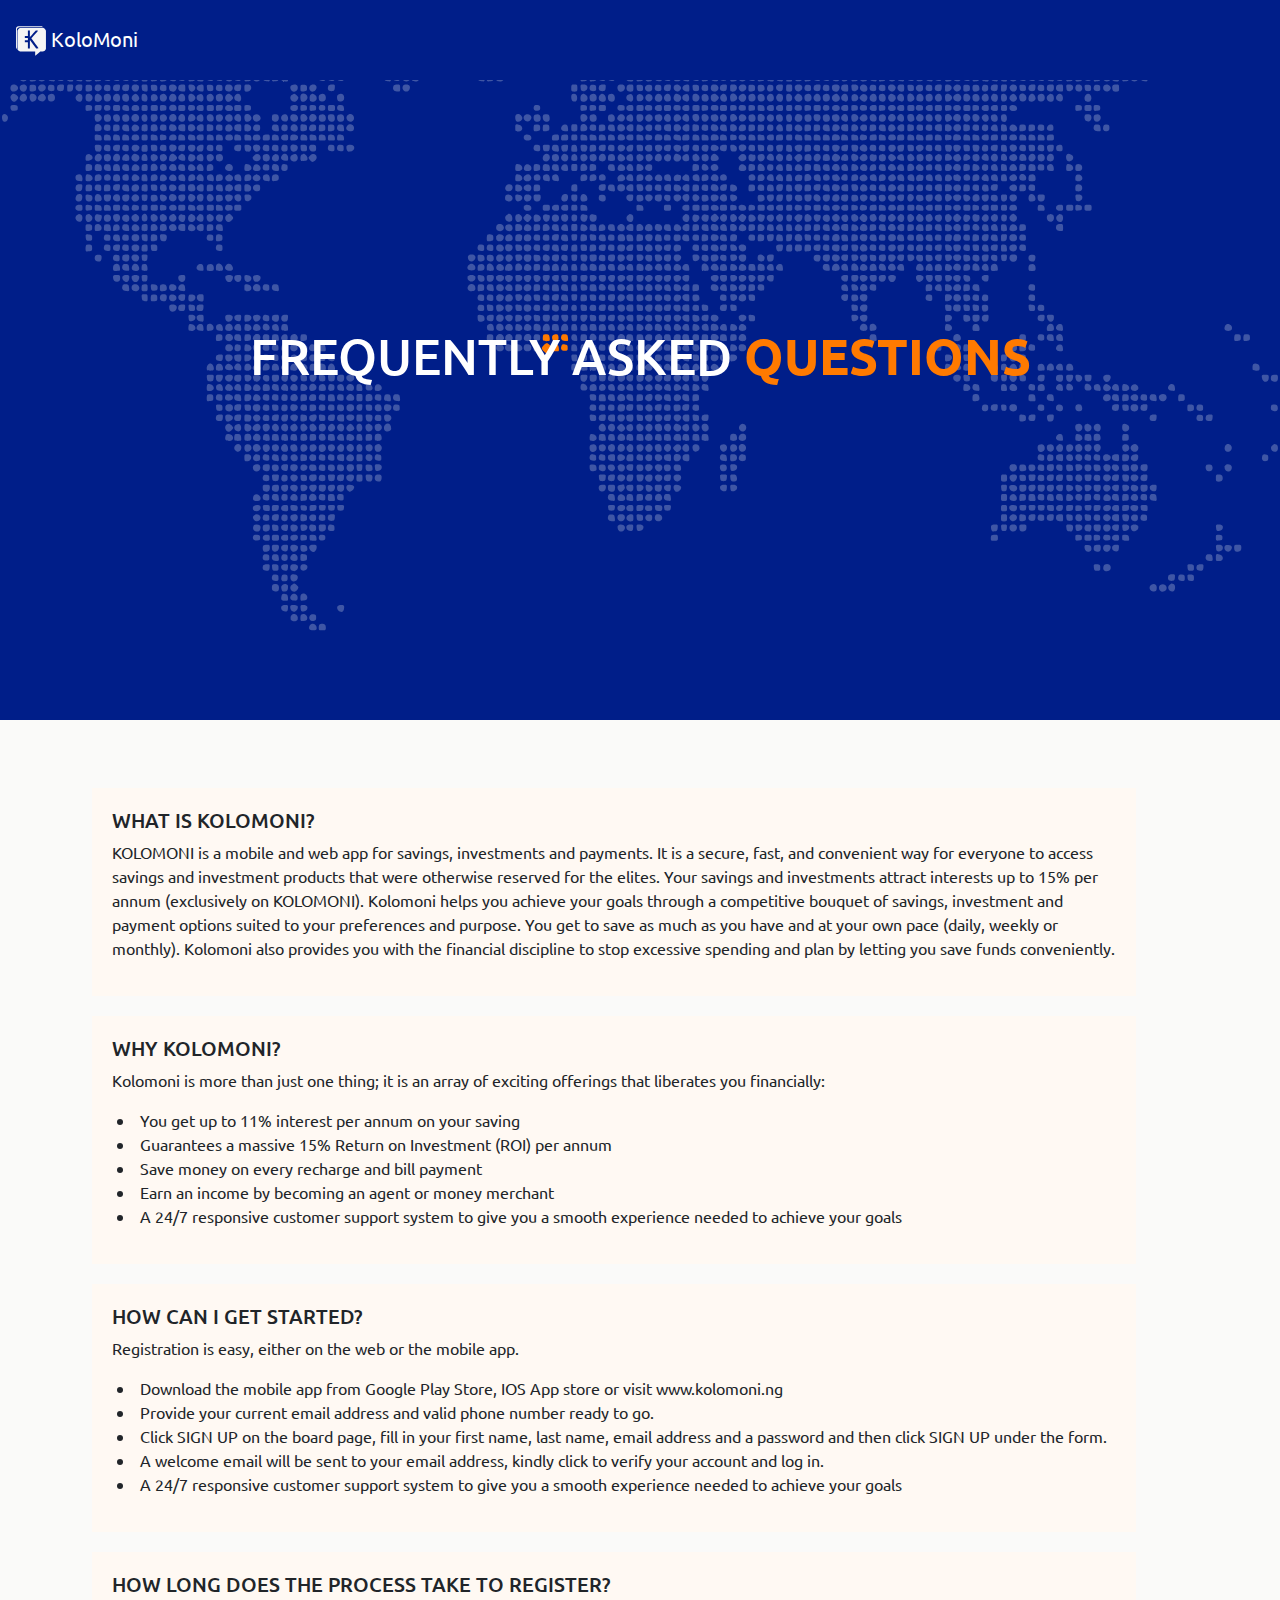
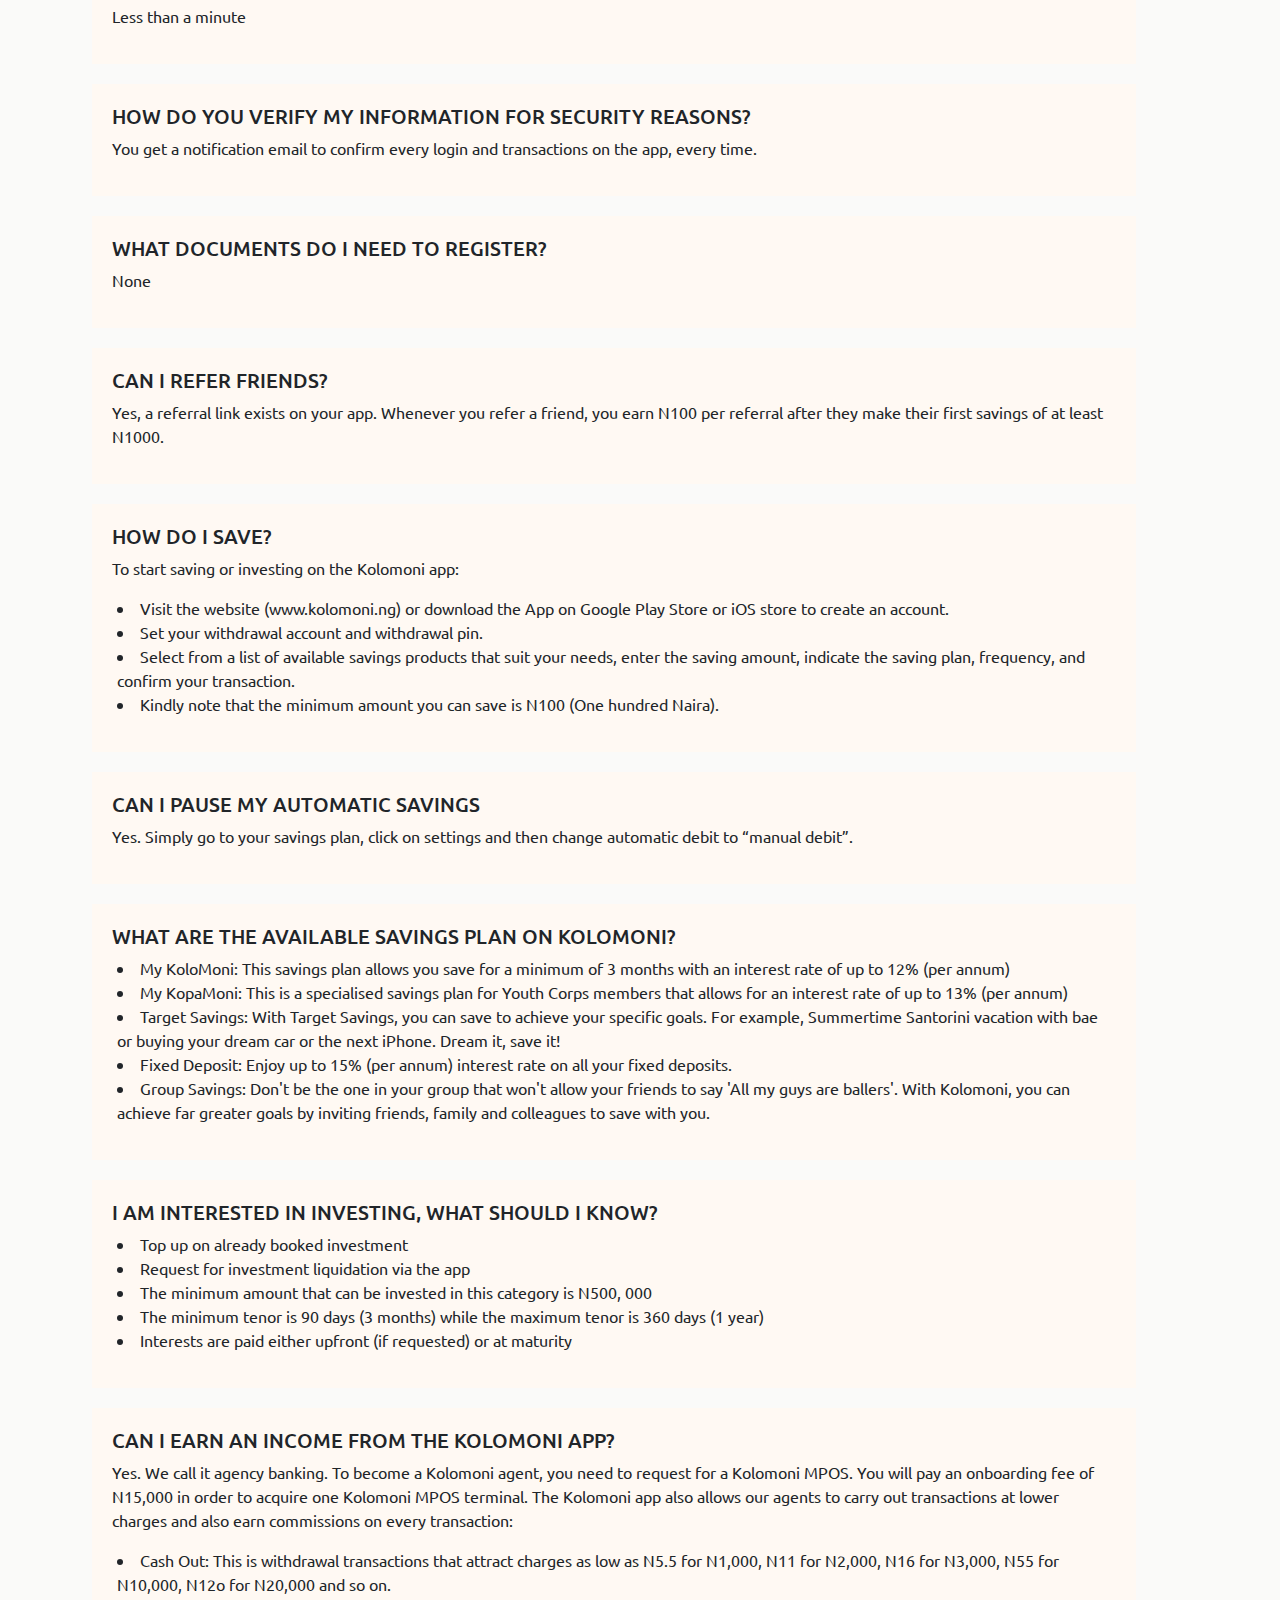
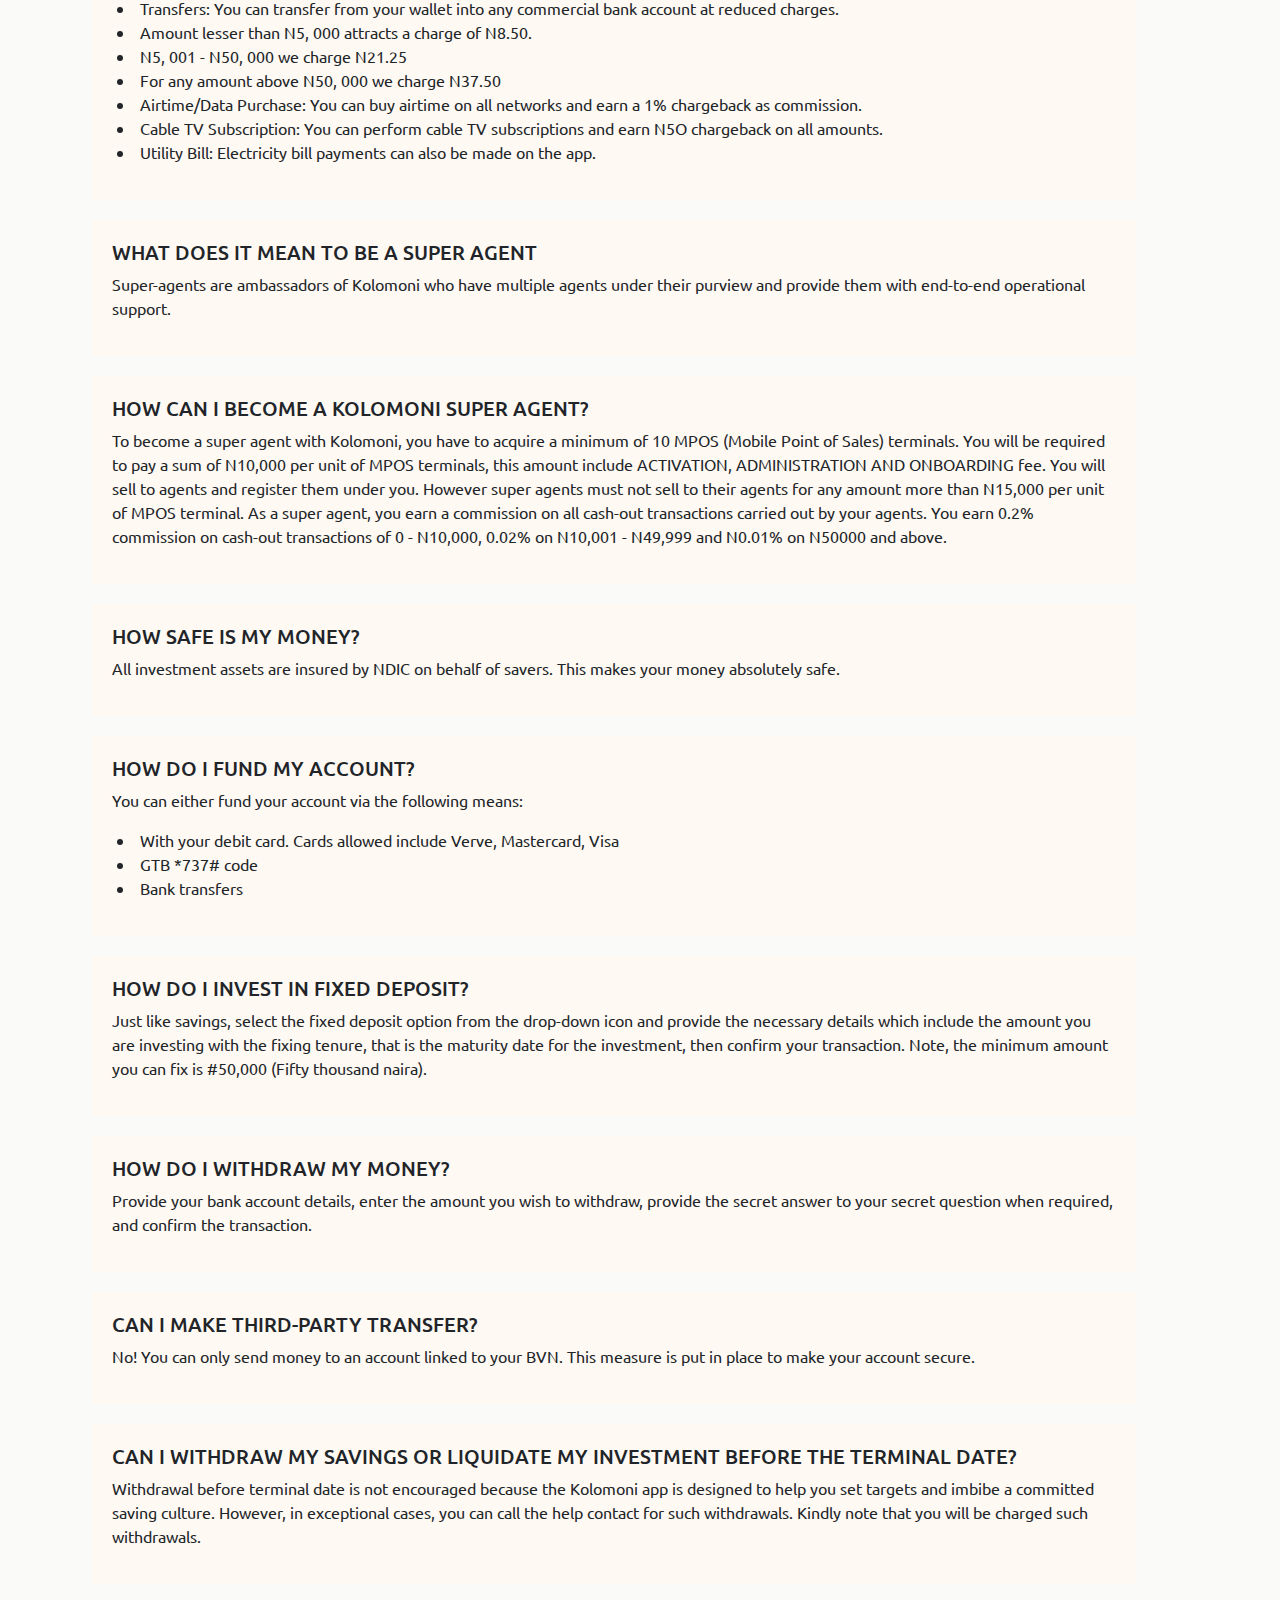
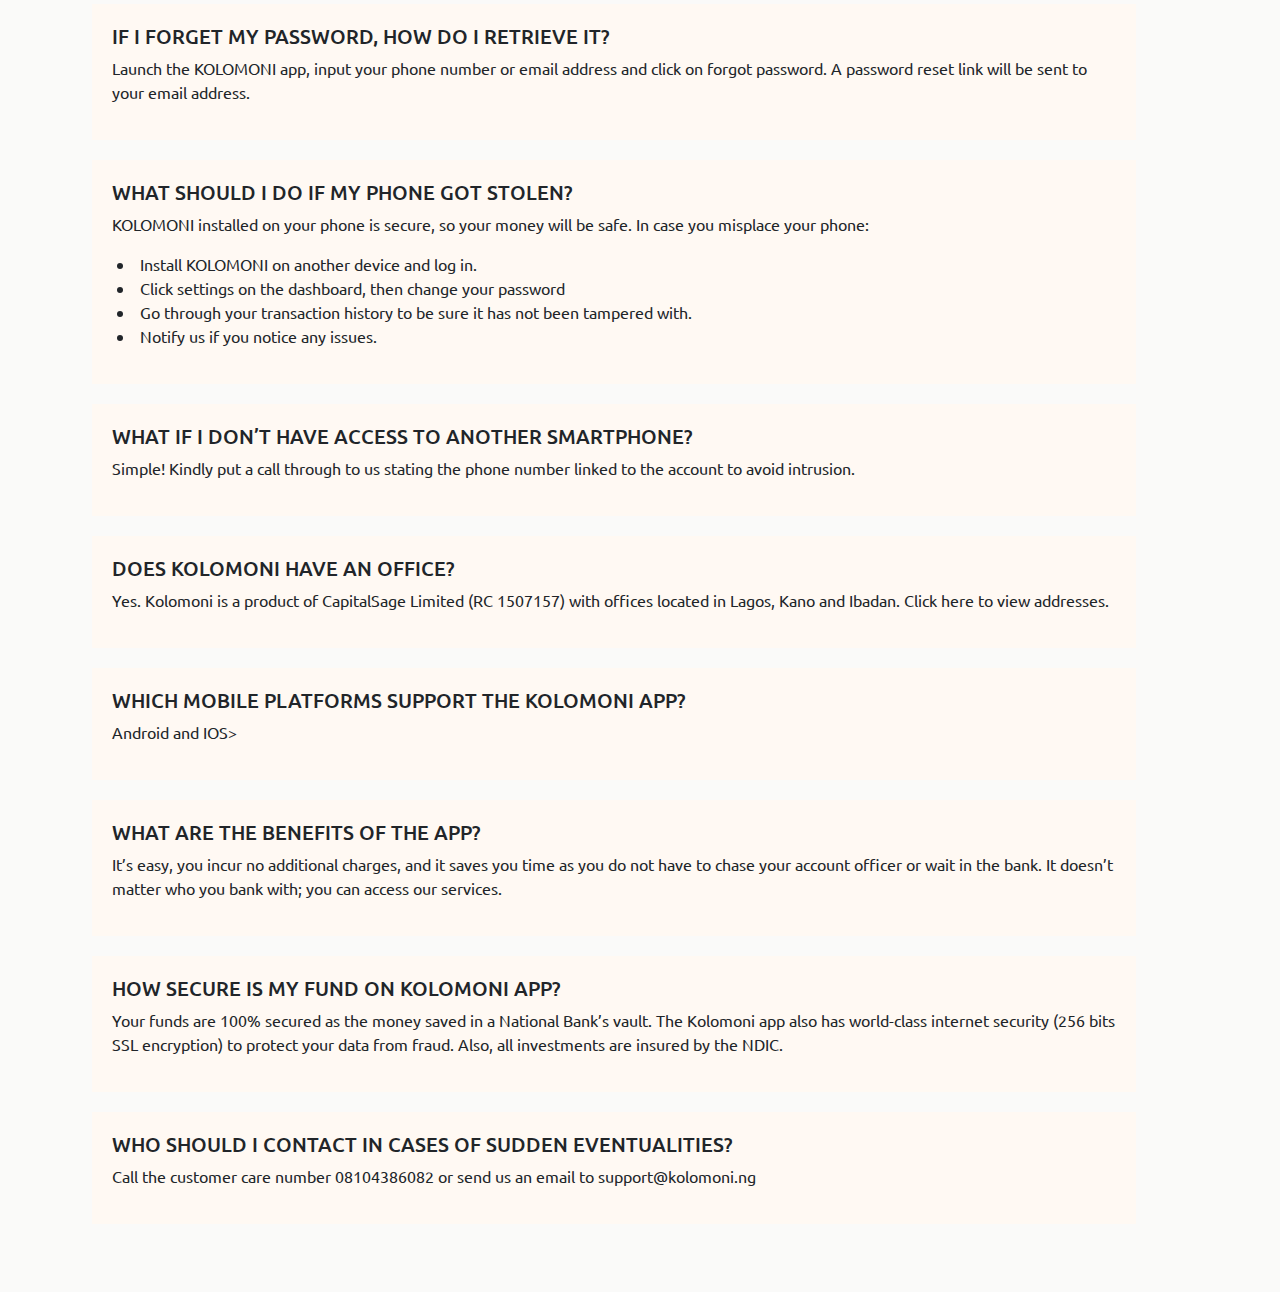
<file: faq.html>
<!DOCTYPE html>
<html lang="en">

<head>
    <meta charset="UTF-8">
    <meta name="viewport" content="width=device-width, initial-scale=1.0">
    <link rel="stylesheet" href="https://stackpath.bootstrapcdn.com/bootstrap/4.5.2/css/bootstrap.min.css">
    <link href="css/style.css" rel="stylesheet" type="text/css">
    <title>Document</title>
</head>

<body>

    <!--nav-->
    <nav class="navbar navbar-expand-lg fixed-top navbaars">
        <a class="navbar-brand " href="index.html">
            <img src="images/kolo-white.svg" width="30" height="30" alt="kolologo" loading="lazy">
            KoloMoni
        </a>
    </nav>
    <section class="faq">
        <div class="bcg">
            <h1> FREQUENTLY ASKED <span class="brandcolor">QUESTIONS </span> </h1>
        </div>

    </section>
    <div class="container p-5 ml-4">
        <div class="faqs">
            <h1>
                WHAT IS KOLOMONI?
            </h1>
            <p>
                KOLOMONI is a mobile and web app for savings, investments and payments. It is a secure, fast, and
                convenient way for everyone to access savings and investment products that were otherwise reserved for
                the elites. Your savings and investments attract interests up to 15% per annum (exclusively on
                KOLOMONI). Kolomoni helps you achieve your goals through a competitive bouquet of savings, investment
                and payment options suited to your preferences and purpose. You get to save as much as you have and at
                your own pace (daily, weekly or monthly). Kolomoni also provides you with the financial discipline to
                stop excessive spending and plan by letting you save funds conveniently.

            </p>
        </div>

        <div class="faqs">
            <h1>
                WHY KOLOMONI?

            </h1>
            <p>
                Kolomoni is more than just one thing; it is an array of exciting offerings that liberates you
                financially:
            </p>
            <ul>
                <li>You get up to 11% interest per annum on your saving</li>
                <li>Guarantees a massive 15% Return on Investment (ROI) per annum</li>
                <li> Save money on every recharge and bill payment</li>
                <li>Earn an income by becoming an agent or money merchant</li>
                <li>A 24/7 responsive customer support system to give you a smooth experience needed to achieve your
                    goals</li>
            </ul>


        </div>


        <div class="faqs">
            <h1>
                HOW CAN I GET STARTED?


            </h1>
            <p>
                Registration is easy, either on the web or the mobile app.


            </p>
            <ul>
                <li>Download the mobile app from Google Play Store, IOS App store or visit www.kolomoni.ng</li>
                <li>Provide your current email address and valid phone number ready to go.</li>
                <li> Click SIGN UP on the board page, fill in your first name, last name, email address and a password
                    and then click SIGN UP under the form.</li>
                <li>
                    A welcome email will be sent to your email address, kindly click to verify your account and log in.
                </li>
                <li>
                    A 24/7 responsive customer support system to give you a smooth experience needed to achieve your
                    goals
                </li>
            </ul>


        </div>

        <div class="faqs">
            <h1>
                HOW LONG DOES THE PROCESS TAKE TO REGISTER?



            </h1>
            <p>
                Less than a minute


            </p>



        </div>

        <div class="faqs">
            <h1>
                HOW DO YOU VERIFY MY INFORMATION FOR SECURITY REASONS?




            </h1>
            <p>
                You get a notification email to confirm every login and transactions on the app, every time.

            </p>



        </div>

        <div class="faqs">
            <h1>
                WHAT DOCUMENTS DO I NEED TO REGISTER?


            </h1>
            <p>
                None
            </p>



        </div>


        <div class="faqs">
            <h1>
                CAN I REFER FRIENDS?

            </h1>
            <p>
                Yes, a referral link exists on your app. Whenever you refer a friend, you earn N100 per referral after
                they make their first savings of at least N1000.

            </p>



        </div>


        <div class="faqs">
            <h1>
                HOW DO I SAVE?


            </h1>
            <p>
                To start saving or investing on the Kolomoni app:
            </p>
            <ul>
                <li>Visit the website (www.kolomoni.ng) or download the App on Google Play Store or iOS store to create
                    an account.</li>
                <li>
                    Set your withdrawal account and withdrawal pin.
                </li>
                <li>
                    Select from a list of available savings products that suit your needs, enter the saving amount,
                    indicate the saving plan, frequency, and confirm your transaction.
                </li>
                <li>
                    Kindly note that the minimum amount you can save is N100 (One hundred Naira).

                </li>

            </ul>


        </div>
        <div class="faqs">
            <h1>

                CAN I PAUSE MY AUTOMATIC SAVINGS

            </h1>
            <p>

                Yes. Simply go to your savings plan, click on settings and then change automatic debit to “manual
                debit”.

            </p>



        </div>

        <div class="faqs">
            <h1>

                WHAT ARE THE AVAILABLE SAVINGS PLAN ON KOLOMONI?

            </h1>
            <ul>
                <li>
                    My KoloMoni: This savings plan allows you save for a minimum of 3 months with an interest rate of up
                    to 12% (per annum)</li>
                <li>
                    My KopaMoni: This is a specialised savings plan for Youth Corps members that allows for an interest
                    rate of up to 13% (per annum)

                </li>
                <li>
                    Target Savings: With Target Savings, you can save to achieve your specific goals. For example,
                    Summertime Santorini vacation with bae or buying your dream car or the next iPhone. Dream it, save
                    it!
                </li>
                <li>
                    Fixed Deposit: Enjoy up to 15% (per annum) interest rate on all your fixed deposits.
                </li>
                <li>
                    Group Savings: Don't be the one in your group that won't allow your friends to say 'All my guys are
                    ballers'. With Kolomoni, you can achieve far greater goals by inviting friends, family and
                    colleagues to save with you.
                </li>
            </ul>


        </div>

        <div class="faqs">
            <h1>
                I AM INTERESTED IN INVESTING, WHAT SHOULD I KNOW?



            </h1>
            <ul>
                <li>
                    Top up on already booked investment
                </li>
                <li>

                    Request for investment liquidation via the app

                </li>
                <li>
                    The minimum amount that can be invested in this category is N500, 000
                </li>
                <li>
                    The minimum tenor is 90 days (3 months) while the maximum tenor is 360 days (1 year)
                </li>
                <li>
                    Interests are paid either upfront (if requested) or at maturity
                </li>
            </ul>


        </div>





        <div class="faqs">
            <h1>
                CAN I EARN AN INCOME FROM THE KOLOMONI APP?

            </h1>
            <p>Yes. We call it agency banking. To become a Kolomoni agent, you need to request for a Kolomoni MPOS. You
                will pay an onboarding fee of N15,000 in order to acquire one Kolomoni MPOS terminal. The Kolomoni app
                also allows our agents to carry out transactions at lower charges and also earn commissions on every
                transaction:</p>
            <ul>
                <li>
                    Cash Out: This is withdrawal transactions that attract charges as low as N5.5 for N1,000, N11 for
                    N2,000, N16 for N3,000, N55 for N10,000, N12o for N20,000 and so on.
                </li>
                <li>
                    Transfers: You can transfer from your wallet into any commercial bank account at reduced charges.



                </li>
                <li>
                    Amount lesser than N5, 000 attracts a charge of N8.50.

                </li>
                <li>
                    N5, 001 - N50, 000 we charge N21.25

                </li>
                <li>
                    For any amount above N50, 000 we charge N37.50

                </li>
                <li>
                    Airtime/Data Purchase: You can buy airtime on all networks and earn a 1% chargeback as commission.
                </li>
                <li>
                    Cable TV Subscription: You can perform cable TV subscriptions and earn N5O chargeback on all
                    amounts.

                </li>
                <li>
                    Utility Bill: Electricity bill payments can also be made on the app.

                </li>
            </ul>


        </div>

        <div class="faqs">
            <h1>WHAT DOES IT MEAN TO BE A SUPER AGENT</h1>

            <p>
                Super-agents are ambassadors of Kolomoni who have multiple agents under their purview and provide them
                with end-to-end operational support.


            </p>
        </div>

        <div class="faqs">
            <h1>HOW CAN I BECOME A KOLOMONI SUPER AGENT?</h1>

            <p>
            To become a super agent with Kolomoni, you have to acquire a minimum of 10 MPOS (Mobile Point of Sales) terminals. You will be required to pay a sum of N10,000 per unit of MPOS terminals, this amount include ACTIVATION, ADMINISTRATION AND ONBOARDING fee. You will sell to agents and register them under you. However super agents must not sell to their agents for any amount more than N15,000 per unit of MPOS terminal. As a super agent, you earn a commission on all cash-out transactions carried out by your agents. You earn 0.2% commission on cash-out transactions of 0 - N10,000, 0.02% on N10,001 - N49,999 and N0.01% on N50000 and above.

  

            </p>
        </div>
        
        <div class="faqs">
        <h1>HOW SAFE IS MY MONEY?</h1>

        <p>All investment assets are insured by NDIC on behalf of savers. This makes your money absolutely safe.</p>
        </div>

       <div class="faqs">
           <h1>HOW DO I FUND MY ACCOUNT?</h1>

           <p>You can either fund your account via the following means:</p>

           <ul>
               <li>With your debit card. Cards allowed include Verve, Mastercard, Visa</li>
               <li> GTB *737# code</li> 
               <li> Bank transfers</li>
           </ul>
       </div>
       <div class="faqs">
        <h1>
        HOW DO I INVEST IN FIXED DEPOSIT?
        </h1>

        <p>Just like savings, select the fixed deposit option from the drop-down icon and provide the necessary details which include the amount you are investing with the fixing tenure, that is the maturity date for the investment, then confirm your transaction. Note, the minimum amount you can fix is #50,000 (Fifty thousand naira).

        </p>
     </div>

     <div class="faqs">
        <h1>
            HOW DO I WITHDRAW MY MONEY?

        </h1>

        <p>
            Provide your bank account details, enter the amount you wish to withdraw, provide the secret answer to your secret question when required, and confirm the transaction.
        </p>
     </div>

     <div class="faqs">
      <h1>CAN I MAKE THIRD-PARTY TRANSFER?</h1>

      <p>
    No! You can only send money to an account linked to your BVN. This measure is put in place to make your account secure.
    
    </p>
     </div>

     <div class="faqs">
        <h1>CAN I WITHDRAW MY SAVINGS OR LIQUIDATE MY INVESTMENT BEFORE THE TERMINAL DATE?</h1>
  
        <p>
         Withdrawal before terminal date is not encouraged because the Kolomoni app is designed to help you set targets and imbibe a committed saving culture. However, in exceptional cases, you can call the help contact for such withdrawals. Kindly note that you will be charged such withdrawals.
      </p>
       </div>
        <div class="faqs"> 
         <h1>
        IF I FORGET MY PASSWORD, HOW DO I RETRIEVE IT?
        </h1>

        <p>
            Launch the KOLOMONI app, input your phone number or email address and click on forgot password. A password reset link will be sent to your email address.
        </p>
        </div>
       
        <div class="faqs">
        <h1>WHAT SHOULD I DO IF MY PHONE GOT STOLEN?</h1>

        <p>
        KOLOMONI installed on your phone is secure, so your money will be safe. In case you misplace your phone:
        </p>
        <ul>
            <li>
            Install KOLOMONI on another device and log in.
            </li>
            <li>
            Click settings on the dashboard, then change your password
            </li>
            <li>
                Go through your transaction history to be sure it has not been tampered with.

            </li>
            <li>
            Notify us if you notice any issues.
            </li>
        </ul>
        </div>
    
        <div class="faqs">
            <h1> WHAT IF I DON’T HAVE ACCESS TO ANOTHER SMARTPHONE?</h1>
            <p>
                Simple! Kindly put a call through to us stating the phone number linked to the account to avoid intrusion.

            </p>
        </div>
           <div class="faqs">
            <h1>DOES KOLOMONI HAVE AN OFFICE?</h1>
            <p>
                Yes. Kolomoni is a product of CapitalSage Limited (RC 1507157) with offices located in Lagos, Kano and Ibadan. Click here to view addresses.
            </p>
           </div>
             <div class="faqs">
              <h1>WHICH MOBILE PLATFORMS SUPPORT THE KOLOMONI APP?</h1>

              <p>Android and IOS></p>
             </div>
             <div class="faqs">
                 <h1>
                WHAT ARE THE BENEFITS OF THE APP?
                </h1>
                <p>
                It’s easy, you incur no additional charges, and it saves you time as you do not have to chase your account officer or wait in the bank. It doesn’t matter who you bank with; you can access our services.
                </p>
             </div>
             <div class="faqs">
               <h1>HOW SECURE IS MY FUND ON KOLOMONI APP?</h1>

               <p>
                Your funds are 100% secured as the money saved in a National Bank’s vault. The Kolomoni app also has world-class internet security (256 bits SSL encryption) to protect your data from fraud. Also, all investments are insured by the NDIC.
               </p>
             </div>

             <div class="faqs">
                 <h1>
                WHO SHOULD I CONTACT IN CASES OF SUDDEN EVENTUALITIES?
                </h1>
                <p>Call the customer care number 08104386082 or send us an email to support@kolomoni.ng</p>
             </div>
    
    </div>
  
   
    


</body>

</html>
</file>
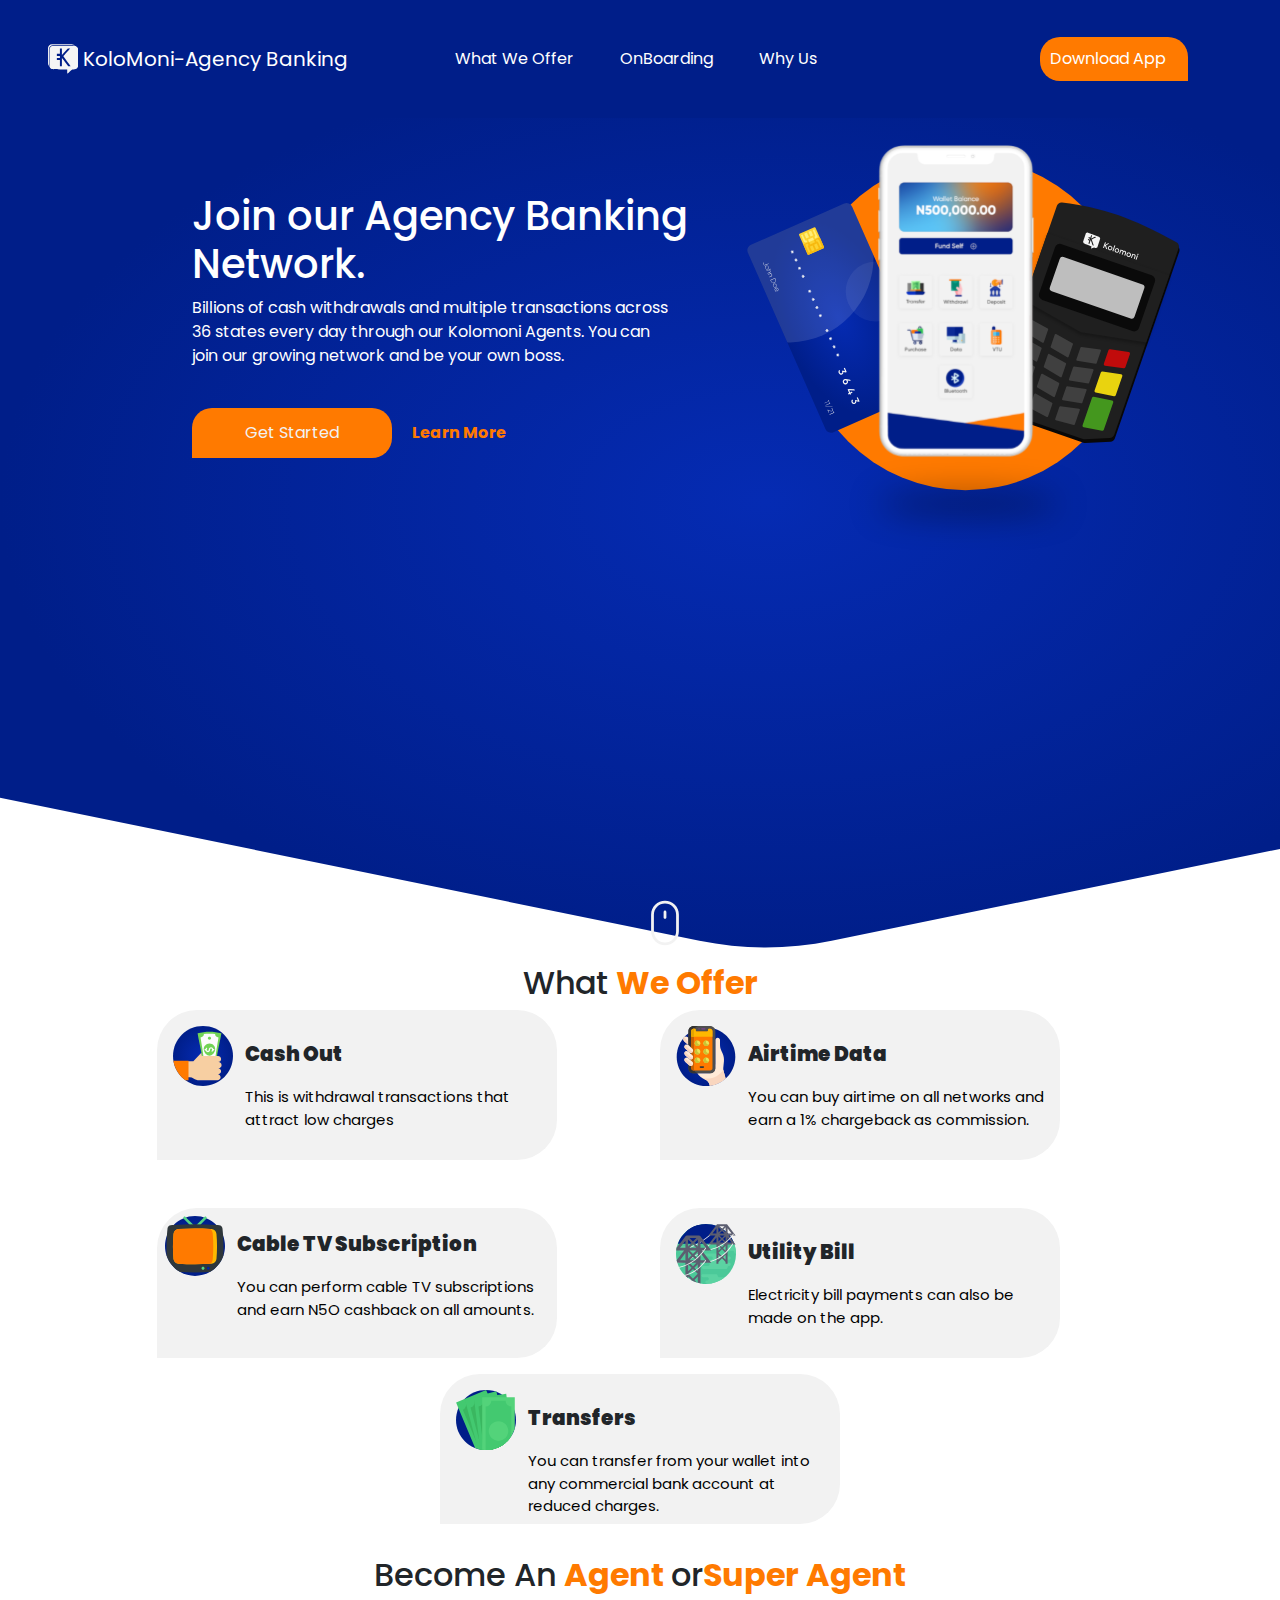
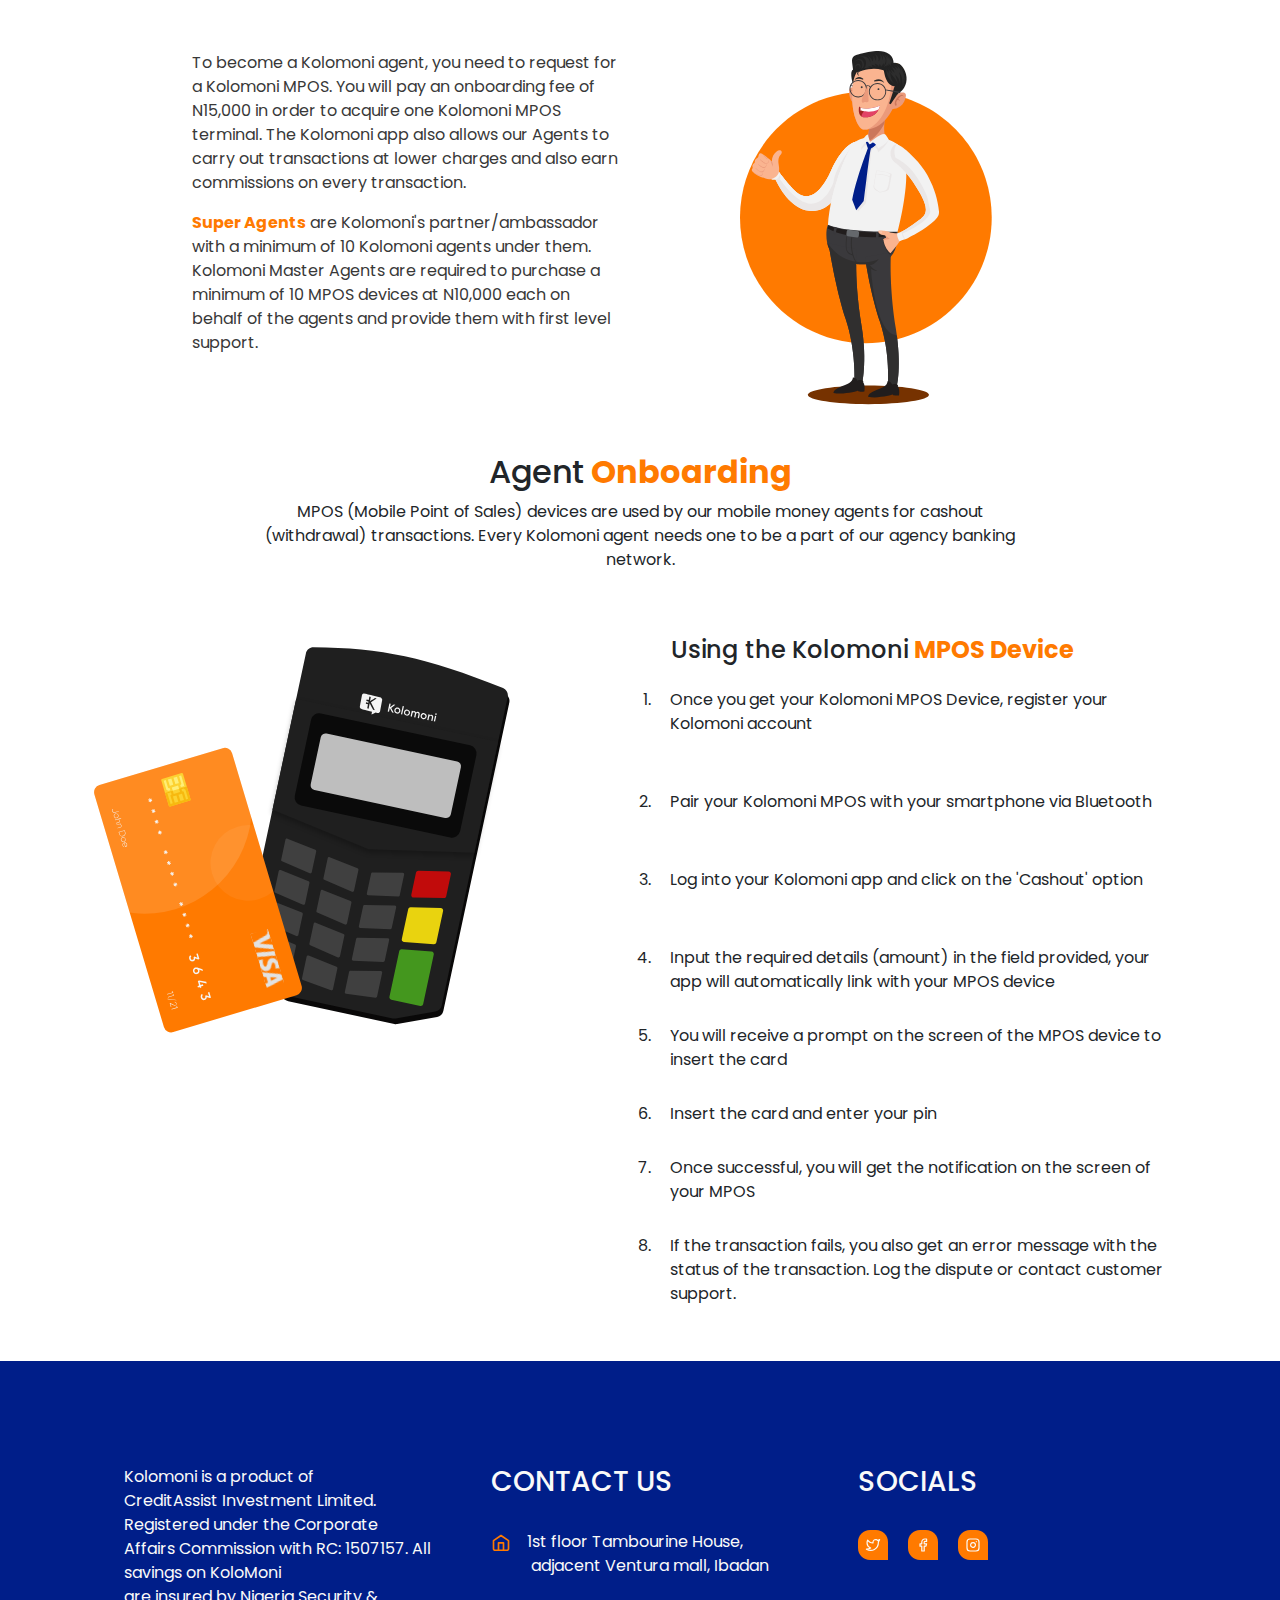
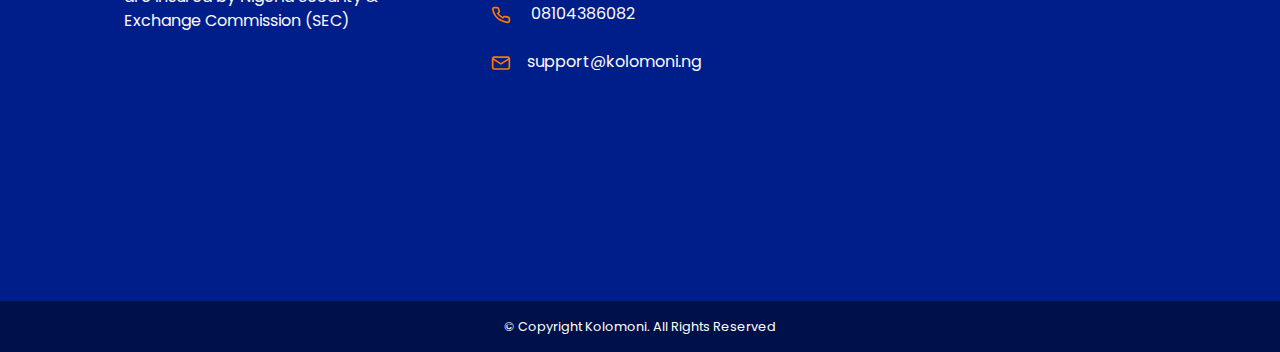
<file: kolomoniagencybanking/agencybanking.html>
<!DOCTYPE html>
<html lang="en">

<head>
    <meta charset="UTF-8">
    <meta name="viewport" content="width=device-width, initial-scale=1.0">
    <link rel="stylesheet" href="https://stackpath.bootstrapcdn.com/bootstrap/4.5.2/css/bootstrap.min.css">
    <link href="css/style.css" rel="stylesheet" type="text/css" />
    <title>Kolomoni Agency Banking</title>
</head>

<body>
    <!--nav-->
    <nav class="navbar navbar-expand-lg fixed-top p-4" id="navbars">
        <a class="navbar-brand " href="index.html">
            <img src="images/kolo_moni.svg" width="30" height="30" class="ml-4 d-inline-block align-top "
                alt="kolomoni logo" />
            KoloMoni-Agency Banking
        </a>

        <button class="navbar-toggler" type="button" data-toggle="collapse" data-target="#navbarSupportedContent"
            aria-controls="navbarSupportedContent" aria-expanded="false" aria-label="Toggle navigation">
            <span class="navbar-toggler-icon"></span>
        </button>
        <div class="collapse navbar-collapse"></div>
        <div class="collapse navbar-collapse " id="navbarSupportedContent">
            <ul class="navbar-nav navcenter">
                <li class="nav-item active">
                    <a class="nav-link" href="#whatweoffer">What We Offer </a>
                </li>
                <li class="nav-item">
                    <a class="nav-link" href="#onboarding">OnBoarding</a>
                </li>

                <li class="nav-item">
                    <a class="nav-link " href="#features">Why Us</a>
                </li>

            </ul>

            <button class="butns d-flex justify-content-between ">Download App</button>

        </div>
    </nav>

    <div class="row ">
        <div class="col-md-12 ">
            <div class="bcg">
                <div class="details  ml-4 mt-5 pt-5 p-5 m-5">
                <div class="p-5 mt-5 ml-5">
                    <h1>Join our Agency Banking Network.</h1>
                    <p>
                        Billions of cash withdrawals and multiple transactions across <br />
                        36 states every day through our Kolomoni Agents. You can <br />
                        join our growing network and be your own boss.
                     </p>
                    <br />
                    <button class="downloadbtn">Get Started</button> <span><a href="#" class="ml-3 brandcolor">Learn
                            More</a></span>
                </div>
                <div class="mt-5">
                    <img src="images/header-illus.svg" alt="mpos" class="img-fluid" />
                </div>
                </div>
            
            <img src="images/mouse.svg" alt="mouse icon" class="img-fluid mouse" />
        </div>
        </div>
    </div>
    <section id="whatweoffer">
    <div class="row mt-3">
        <div class="col-md-12 text-center">
            <h2>What <span class="brandcolor">We Offer</span></h2>
        </div>
    </div>
    <div class="container">
        <div class="row ml-4">
            <div class="detail">
                <div class="box ml-5 p-3">

                    <img src="images/payment .svg" alt="cash" class="imagez" /> <span class="pl-2 title">Cash
                        Out</span>
                    <p class="ml-5 pl-4">This is withdrawal transactions that attract low charges


                    </p>
                </div>
            </div>
            <div class="detail">
                <div class="box p-3">
                    <img src="images/smartphone.svg" alt="smart phone" class="imagez" /> <span
                        class="pl-2 title">Airtime Data</span>
                    <p class="ml-5 pl-4">
                        You can buy airtime on all networks and earn a 1% chargeback as commission.
                    </p>
                </div>
            </div>
        </div>
        <div class="row mt-5 ml-4">
            <div class="detail">
                <div class="box ml-5 p-2">
                    <img src="images/tv .svg" alt="ctv" class="imagez"/> <span class="pl-2 title">Cable TV
                        Subscription</span>
                    <p class="ml-5 pl-4">
                        You can perform cable TV subscriptions and earn N5O cashback on all amounts.

                    </p>
                </div>
            </div>
            <div class="detail">
                <div class="box p-3">
                    <img src="images/utility.svg " alt="utility" class="imagez" /> <span class="pl-2 title">Utility
                        Bill</span>
                    <p class="ml-5 pl-4">
                        Electricity bill payments can also be made on the app.

                    </p>
                </div>
            </div>
            
        </div>
       <div class="row">
        <div class="detail p-3 ">
            <div class="box p-3 mx-auto">
                <img src="images/cash.svg " alt="cash" class="imagez"/> <span
                    class="pl-2 title">Transfers</span>
                <p class="ml-5 pl-4">
                    You can transfer from your wallet into any commercial bank account at reduced charges.

                </p>
            </div>
        </div>
       </div>
    </div>
</section>
    <div class="row mt-3">
        <div class="col-md-12 text-center">

            <h2> Become An <span class="brandcolor"> Agent </span>or<span class="brandcolor">Super Agent</span></h2>
        </div>
    </div>
    <div class="container">
        <div class="row mt-5 ">
            <div class="features">
                <div>
                    <p>
                        To become a Kolomoni agent, you need to request for <br />
                        a Kolomoni MPOS. You will pay an onboarding fee of<br />
                        N15,000 in order to acquire one Kolomoni MPOS <br />
                        terminal. The Kolomoni app also allows our Agents to <br />
                        carry out transactions at lower charges and also earn <br />
                        commissions on every transaction.
                    </p>
                    <p>
                        <span class="brandcolor">Super Agents</span> are Kolomoni's partner/ambassador <br />
                        with a minimum of 10 Kolomoni agents under them.<br />
                        Kolomoni Master Agents are required to purchase a<br />
                        minimum of 10 MPOS devices at N10,000 each on<br />
                        behalf of the agents and provide them with first level<br /> support.
                    </p>

                </div>
                <div>
                    <img src="images/agent.svg" alt="agent" width="300px" class=" images img-fluid mr-5 pr-5" />

                </div>
            </div>
        </div>
        <section id="onboarding"> 
        <div class="row mt-5">
            <div class="col-md-12 text-center">
                <h2> Agent<span class="brandcolor"> Onboarding </h2>
                <p>
                    MPOS (Mobile Point of Sales) devices are used by our mobile money agents for cashout<br/>
                    (withdrawal) transactions. Every Kolomoni agent needs one to be a part of our agency banking<br/>
                    network.
                </p>
            </div>
        </div>
        <div class="row mt-5">
            <div class="col-md-6 images">
                <img src="images/Group 225.svg"alt="mpos and card"class="images img-fluid"/>
           </div>
        <div class="col-md-6">
            <h4 class="ml-3 ">Using the Kolomoni <span class="brandcolor">MPOS Device</span></h4>
          <ol>
             <li>
                Once you get your Kolomoni MPOS Device,  register your Kolomoni account
                </li> <br/>
                <li>
                Pair your Kolomoni MPOS with your smartphone via Bluetooth 
                </li> <br/>
                <li>
                Log into your Kolomoni app and click on the 'Cashout' option 
                </li> <br/>
                <li>
                Input the required details (amount) in the field provided, your app will automatically link  with your MPOS device
                </li> 
                <li>
                You will receive a prompt on the screen of the MPOS device to insert the card 
                </li>
                <li>
                Insert the card and enter your pin 
                </li>
                <li>
                Once successful, you will get the notification on the screen of your MPOS 
             </li>
             <li>
             If the transaction fails, you also get an error message with the status of the transaction. Log the dispute or contact customer support.
             </li>
            

          </ol>
            
        </div>
    </div>
</section>
    </div>
 
     <!--footer-->
     <footer id="footer">
        <div class="container">
            <div class="row  mt-4 ml-4 ">
                <div class="col-md-4 move">
                    <p class="mt-4">
                        Kolomoni is a product of <br />
                        CreditAssist Investment Limited. <br />
                        Registered under the Corporate <br />
                        Affairs Commission with RC: 1507157.
                        All savings on KoloMoni <br />
                        are insured by Nigeria Security & <br />
                        Exchange Commission (SEC)
                    </p>
                </div>
                <div class="col-md-4 move" data-aos="fade-down">
                    <h3 class="mt-4">CONTACT US</h3>
                    <br />
                    <img src="images/home.svg" width="20px" />&nbsp; &nbsp;
                    <span class="text-justify">
                        1st floor Tambourine House,<br />
                        <span class="ml-4 pl-3">adjacent Ventura mall, Ibadan </span>
                    </span>

                    <br />
                    <br />
                    <img src="images/phone.svg" width="20px" /> &nbsp; &nbsp;
                    <span>
                        08104386082

                    </span>
                    <br />
                    <br />
                    <img src="images/mail.svg" width="20px" />&nbsp; &nbsp;
                    <span>
                        support@kolomoni.ng

                    </span>
                </div>
                <div class="col-md-4 move" data-aos="fade-down">
                    <h3 class="mt-4">SOCIALS</h3>
                    <br />
                    <a href=""><img src="images/twitter.svg" width="30px" alt="twitter icon" />
                    </a>
                    &nbsp;
                    &nbsp;
                    <a href=""><img src="images/facebook.svg" width="30px" alt="facebook icon" /></a>
                    &nbsp;
                    &nbsp;
                    <a href=""><img src="images/instagram.svg" width="30px" alt="instagram icon"
                            class="img-fluid socialicon" /></a>
                    &nbsp;
                    &nbsp;
                </div>
            </div>
        </div>


    </footer>
    <div class="footer">
        <small class="d-flex justify-content-center p-3">© Copyright Kolomoni. All Rights Reserved </small>
    </div>
    <script src="https://code.jquery.com/jquery-3.5.1.slim.min.js"
        integrity="sha384-DfXdz2htPH0lsSSs5nCTpuj/zy4C+OGpamoFVy38MVBnE+IbbVYUew+OrCXaRkfj"
        crossorigin="anonymous"></script>
    <script src="https://cdn.jsdelivr.net/npm/bootstrap@4.5.3/dist/js/bootstrap.bundle.min.js"
        integrity="sha384-ho+j7jyWK8fNQe+A12Hb8AhRq26LrZ/JpcUGGOn+Y7RsweNrtN/tE3MoK7ZeZDyx"
        crossorigin="anonymous"></script>
</body>

</html>
</file>
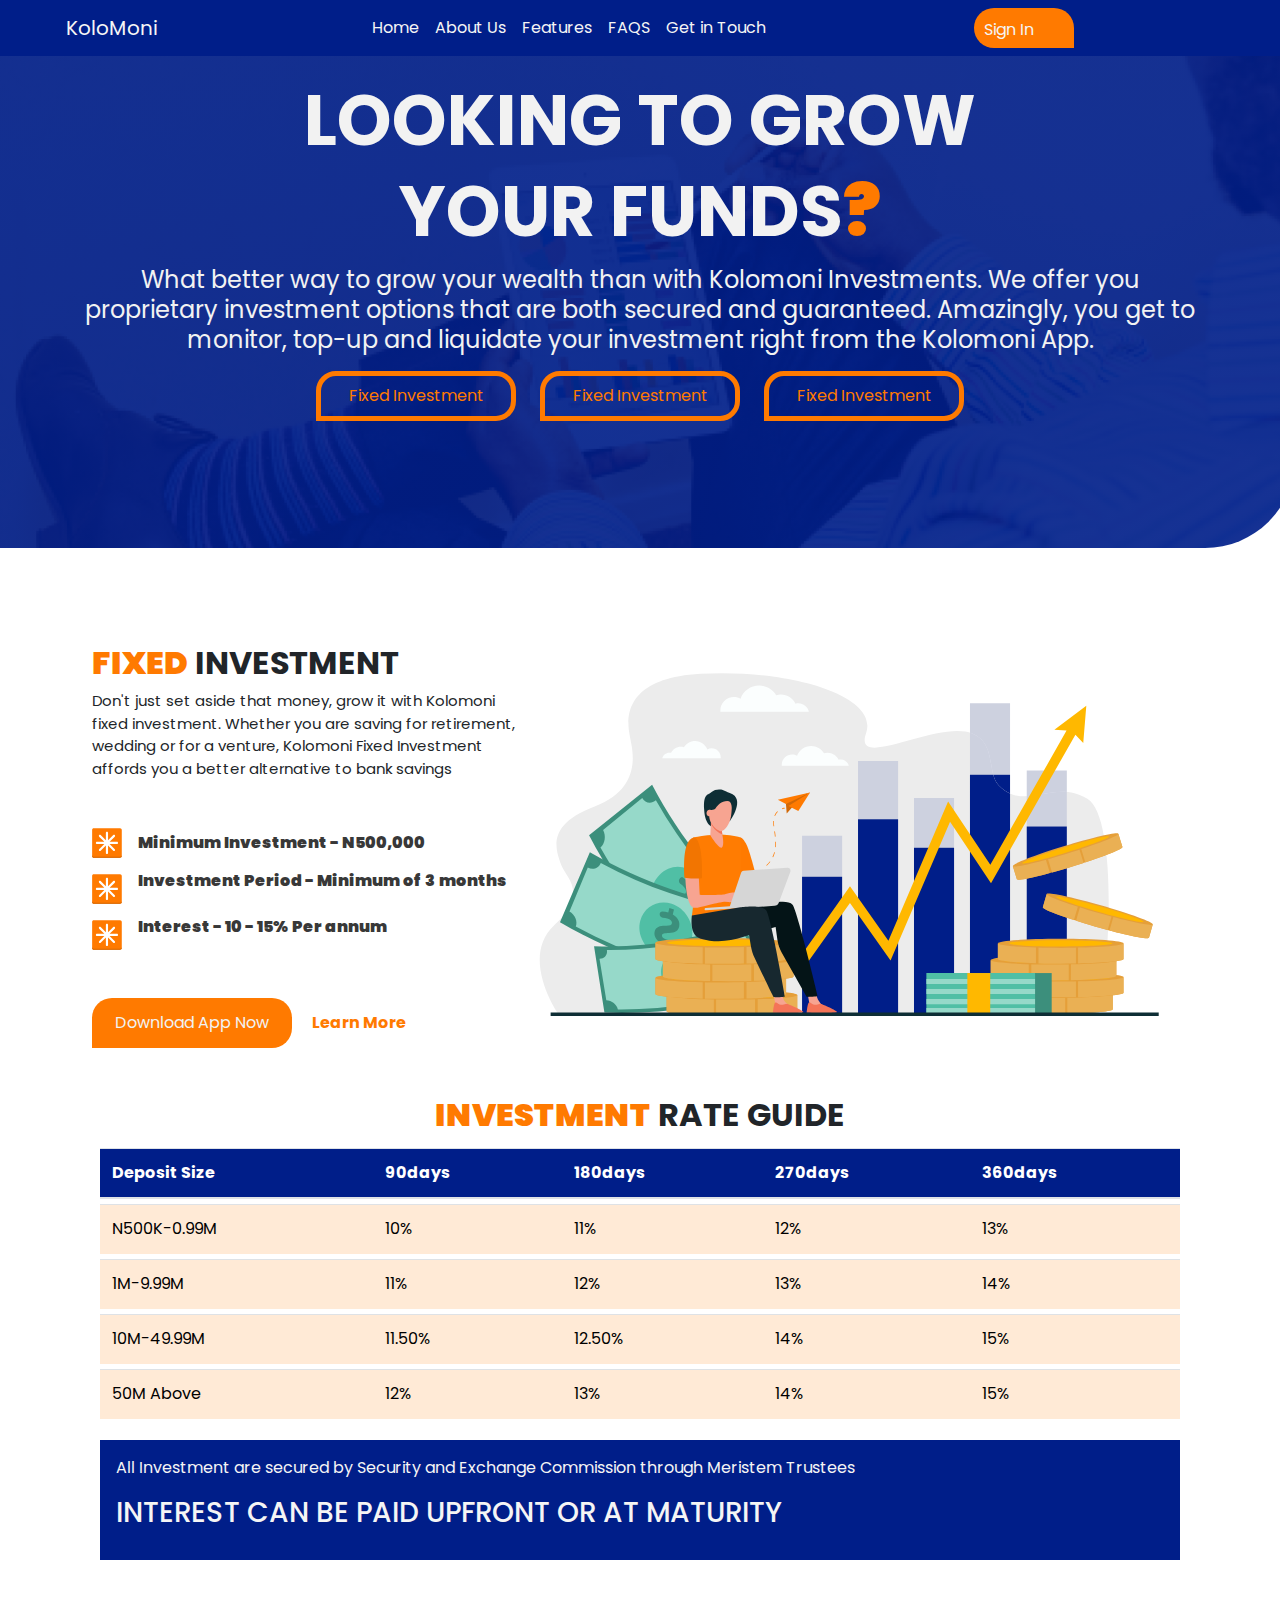
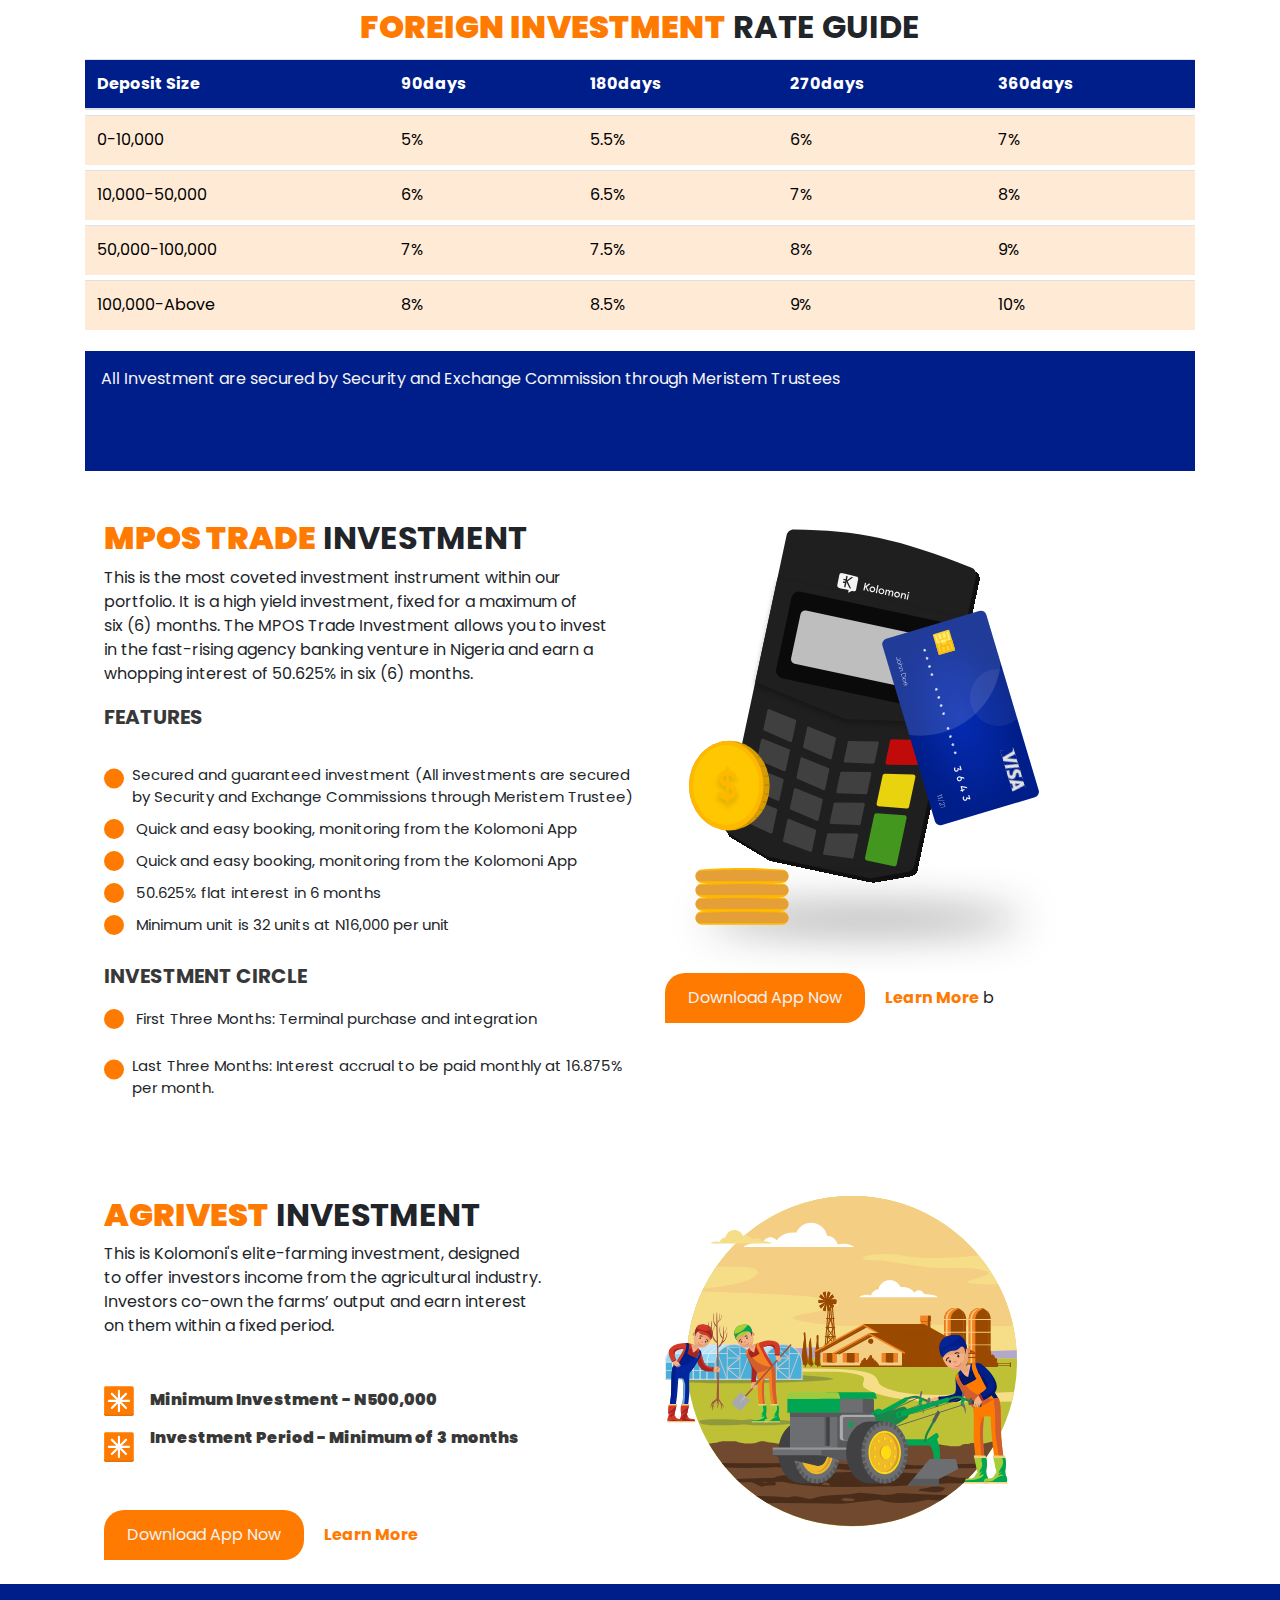
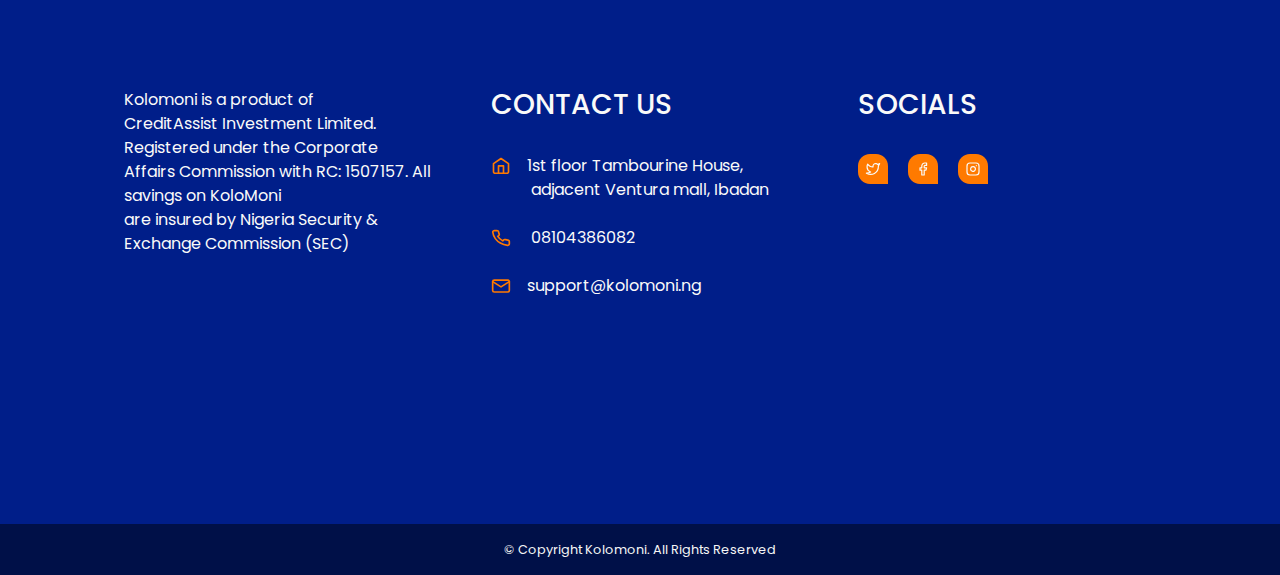
<file: kolomoniinvestment/investment.html>
<!DOCTYPE html>
<html lang="en">

<head>
    <meta charset="UTF-8">
    <meta name="viewport" content="width=device-width, initial-scale=1.0">
    <link rel="stylesheet" href="https://stackpath.bootstrapcdn.com/bootstrap/4.5.2/css/bootstrap.min.css">
    <link href="css/style.css" rel="stylesheet" type="text/css" />
    <title>KoloMoni investment</title>
</head>

<body>
    <!--nav-->
    <nav class="navbar navbar-expand-lg fixed-top" id="navbars">
        <a class="navbar-brand " href="index.html">
            <!-- <img src="im" width="30" height="30" class="ml-4 d-inline-block align-top "
            alt="kolomoni icon " />-->
         KoloMoni
        </a>

        <button class="navbar-toggler" type="button" data-toggle="collapse" data-target="#navbarSupportedContent"
            aria-controls="navbarSupportedContent" aria-expanded="false" aria-label="Toggle navigation">
            <span class="navbar-toggler-icon"></span>
        </button>
        <div class="collapse navbar-collapse"></div>
        <div class="collapse navbar-collapse " id="navbarSupportedContent">
            <ul class="navbar-nav navcenter">
                <li class="nav-item active">
                    <a class="nav-link" href="index.html">Home </a>
                </li>
                <li class="nav-item">
                    <a class="nav-link" href="#aboutus">About Us</a>
                </li>

                <li class="nav-item">
                    <a class="nav-link " href="#features">Features</a>
                </li>
                <li class="nav-item">
                    <a class="nav-link " href="#">FAQS</a>
                </li>
                <li class="nav-item">
                    <a class="nav-link" href="#footer">Get in Touch</a>
                </li>
            </ul>

            <button class="btns d-flex justify-content-between ">Sign In</button>

        </div>
    </nav>
   
    <div class="row pt-5">

        <div class="col-md-12 bcg">

            <div class="details text-center container">
                <h1>looking to grow <br />your funds<span class="brandcolor">?</span></h1>
                <p>
                    What better way to grow your wealth than with Kolomoni Investments. We offer you proprietary
                    investment options that are both secured and guaranteed. Amazingly, you get to monitor, top-up and
                    liquidate your investment right from the Kolomoni App.

                </p>
                <div class="buttons ">
                    <button class="btn">Fixed Investment</button>
                    <button class="btn ml-4">Fixed Investment</button>
                    <button class="btn ml-4">Fixed Investment</button>
                </div>
            </div>

        </div>
    </div>

    <!--features :fixed investment-->
    <section id="features">
        <div class="container">
            <div class="features container">
                <div class="row mt-5 pt-5 ">
                    <div>
                        <h2><span class="brandcolor">FIXED</span> INVESTMENT</h2>
                        <p>Don't just set aside that money, grow it with Kolomoni <br />
                            fixed investment. Whether you are saving for retirement, <br />
                            wedding or for a venture, Kolomoni Fixed Investment <br />
                            affords you a better alternative to bank savings </p>
                        <div class="mt-4 pt-4">
                            <img src="images/orangestar.svg" class="img-fluid " width="30px" /><span
                                class="ml-3 mt-5 bold">Minimum Investment - N500,000</span>
                            <br />
                            <img src="images/orangestar.svg" class="img-fluid mt-3" width="30px" /><span
                                class="ml-3 mt-5 bold">Investment Period - Minimum of 3 months</span>
                            <br />
                            <img src="images/orangestar.svg" class="img-fluid mt-3" width="30px" /><span
                                class="ml-3 mt-5 bold">Interest - 10 - 15% Per annum</span><br />
                            <button class="downloadbtn mt-5">Download App Now</button> <span><a href="#"
                                    class="ml-3 brandcolor">Learn More</a></span>
                        </div>

                    </div>
                    <div>
                        <img src="images/finance.svg" alt="finance" class="img-fluid" />
                    </div>

                </div>
            </div>
        </div>
        <!--investment rate guide-->
        <div class="row mt-5 text-center">
            <div class="col-md-12">
                <h2 class="text-center">
                    <span class="brandcolor">INVESTMENT</span> RATE GUIDE</h2>
            </div>
        </div>
        <div class="row">
            <div class="container">
                <div class="col-md-12">
                    <table class="table">
                        <thead class="thead">
                          <tr>
                            
                            <th scope="col">Deposit Size</th>
                            <th scope="col">90days</th>
                            <th scope="col">180days</th>
                            <th scope="col">270days</th>
                            <th scope="col">360days</th>
                          </tr>
                        </thead>
                        <tbody>
                          <tr>
                           
                            <td>N500K-0.99M</td>
                            <td>10%</td>
                            <td>11%</td>
                            <td>12%</td>
                            <td>13%</td>
                          </tr>
                          <tr>
                            <td>1M-9.99M</td>
                            <td>11%</td>
                            <td>12%</td>
                            <td>13%</td>
                            <td>14%</td>
                          </tr>
                          <tr>
                           
                            <td>10M-49.99M</td>
                            <td>11.50%</td>
                            <td>12.50%</td>
                            <td>14%</td>
                            <td>15%</td>
                          </tr>
                          <tr>
                           
                            <td>50M Above</td>
                            <td>12%</td>
                            <td>13%</td>
                            <td>14%</td>
                            <td>15%</td>
                          </tr>
                          
                        </tbody>
                        
                      </table>
                      <div class="foot p-3">
                            
                        <p >All Investment are secured by Security and Exchange Commission through Meristem Trustees
                        </p>
                        <h3>INTEREST CAN BE PAID UPFRONT OR AT MATURITY</h3>
                   
                    </div>  
                </div>
            </div>
        </div>
        <div class="row mt-5">
            <div class="col-md-12 text-center">
                <h2>
                    <span class="brandcolor">FOREIGN INVESTMENT</span> RATE GUIDE
                </h2>
            </div>
        </div>
        <div class="container">
            <div class="row">
                <div class="col-md-12">
                    <table class="table">
                        <thead class="thead">
                          <tr>
                            
                            <th scope="col">Deposit Size</th>
                            <th scope="col">90days</th>
                            <th scope="col">180days</th>
                            <th scope="col">270days</th>
                            <th scope="col">360days</th>
                          </tr>
                        </thead>
                        <tbody>
                          <tr>
                           
                            <td>0-10,000</td>
                            <td>5%</td>
                            <td>5.5%</td>
                            <td>6%</td>
                            <td>7%</td>
                          </tr>
                          <tr>
                            <td>10,000-50,000</td>
                            <td>6%</td>
                            <td>6.5%</td>
                            <td>7%</td>
                            <td>8%</td>
                          </tr>
                          <tr>
                           
                            <td>50,000-100,000</td>
                            <td>7%</td>
                            <td>7.5%</td>
                            <td>8%</td>
                            <td>9%</td>
                          </tr>
                          <tr>
                           
                            <td>100,000-Above</td>
                            <td>8%</td>
                            <td>8.5%</td>
                            <td>9%</td>
                            <td>10%</td>
                          </tr>
                          
                        </tbody>
                        
                      </table>
                      <div class="foot p-3">
                            
                        <p >All Investment are secured by Security and Exchange Commission through Meristem Trustees
                        </p>
                        
                    </div>
                </div>
            </div>
        </div>
        <!--features: mpos trade investment-->
        <div class="container">
            <div class="row mt-5 ml-1">
                <div class="col-md-6">
                    <h2><span class="brandcolor">MPOS TRADE</span> INVESTMENT</h2>
                    <p>This is the most coveted investment instrument within our<br />
                        portfolio. It is a high yield investment, fixed for a maximum of<br />
                        six (6) months. The MPOS Trade Investment allows you to invest<br /> in the fast-rising agency
                        banking venture in Nigeria and earn a <br />
                        whopping interest of 50.625% in six (6) months.</p>

                    <p class="bold font-weight-bolder">FEATURES</p>
                    <div class="ellipse">
                        <img src="images/ellipse.svg" alt="ellipse" class="img-fluid" />
                        <span class=" pt-3 ml-2 texts">Secured and guaranteed investment (All investments are
                            secured by Security and Exchange Commissions through Meristem Trustee)</span>
                    </div>
                    <div class="mt-2">
                        <img src="images/ellipse.svg" alt="ellipse" class="img-fluid" />
                        <span class="mt-3 ml-2 texts">
                            Quick and easy booking, monitoring from the Kolomoni App
                        </span>
                    </div>
                    <div class="mt-2">
                        <img src="images/ellipse.svg" alt="ellipse" class="img-fluid" />
                        <span class="mt-3 ml-2 texts">
                            Quick and easy booking, monitoring from the Kolomoni App
                        </span>
                    </div>
                    <div class="mt-2">
                        <img src="images/ellipse.svg" alt="ellipse" class="img-fluid" />
                        <span class="mt-3 ml-2 texts">
                            50.625% flat interest in 6 months
                        </span>
                    </div>
                    <div class="mt-2">
                        <img src="images/ellipse.svg" alt="ellipse" class="img-fluid" />
                        <span class="mt-3 ml-2 texts">
                            Minimum unit is 32 units at N16,000 per unit
                        </span>
                    </div>
                    <p class="bold mt-4 font-weight-bolder">INVESTMENT CIRCLE</p>
                    <div class="mt-2">
                        <img src="images/ellipse.svg" alt="ellipse" class="img-fluid" />
                        <span class="mt-3 ml-2 texts">
                            First Three Months: Terminal purchase and integration
                        </span>
                    </div>
                    <div class="mt-2 ellipse">
                        <img src="images/ellipse.svg" alt="ellipse" class="img-fluid" />
                        <span class="mt-3 ml-2 texts">
                            Last Three Months: Interest accrual to be paid monthly at 16.875% per month.

                        </span>
                    </div>

                </div>
                <div class="col-md-6">
                    <img src="images/mpos.svg" width="400px" alt="mpos images" class="img-fluid" />
                    <button class="downloadbtn">Download App Now</button> <span><a href="#"
                            class="ml-3 brandcolor">Learn More</a></span> b 
                </div>
            </div>

        </div>
            <!--features: agrivest investment-->
        <div class="container">
            <div class="row mt-5 pt-5 ml-1">
                <div class="col-md-6">
                    <h2><span class="brandcolor">AGRIVEST</span> INVESTMENT</h2>
                    <p>This is Kolomoni's elite-farming investment, designed<br />
                        to offer investors income from the agricultural industry.<br />
                        Investors co-own the farms’ output and earn interest <br />
                        on them within a fixed period. </p>
                    <div class="mt-4 pt-4">
                        <img src="images/orangestar.svg" class="img-fluid " width="30px" /><span
                            class="ml-3 mt-5 bold">Minimum Investment - N500,000</span>
                        <br />
                        <img src="images/orangestar.svg" class="img-fluid mt-3" width="30px" /><span
                            class="ml-3 mt-5 bold">Investment Period - Minimum of 3 months</span>
                        <br />

                        <button class="downloadbtn mt-5">Download App Now</button> <span><a href="#"
                                class="ml-3 brandcolor">Learn More</a></span>
                    </div>

                </div>
                <div class="col-md-6">
                    <img src="images/agricvest.svg" alt="agricvest" width="400px" class="mr-4 pr-5  images" />
                </div>

            </div>
        </div>
    </section>
    
    <!--footer-->
    <footer id="footer">
        <div class="container">
            <div class="row  mt-4 ml-4 " data-aos="fade-up">
                <div class="col-md-4 move">
                    <p class="mt-4">
                        Kolomoni is a product of <br />
                        CreditAssist Investment Limited. <br />
                        Registered under the Corporate <br />
                        Affairs Commission with RC: 1507157.
                        All savings on KoloMoni <br />
                        are insured by Nigeria Security & <br />
                        Exchange Commission (SEC)
                    </p>
                </div>
                <div class="col-md-4 move" data-aos="fade-down">
                    <h3 class="mt-4">CONTACT US</h3>
                    <br />
                    <img src="images/home.svg" width="20px" />&nbsp; &nbsp;
                    <span class="text-justify">
                        1st floor Tambourine House,<br />
                        <span class="ml-4 pl-3">adjacent Ventura mall, Ibadan </span>
                    </span>

                    <br />
                    <br />
                    <img src="images/phone.svg" width="20px" /> &nbsp; &nbsp;
                    <span>
                        08104386082

                    </span>
                    <br />
                    <br />
                    <img src="images/mail.svg" width="20px" />&nbsp; &nbsp;
                    <span>
                        support@kolomoni.ng

                    </span>
                </div>
                <div class="col-md-4 move" data-aos="fade-down">
                    <h3 class="mt-4">SOCIALS</h3>
                    <br />
                    <a href=""><img src="images/twitter.svg" width="30px" alt="twitter icon" />
                    </a>
                    &nbsp;
                    &nbsp;
                    <a href=""><img src="images/facebook.svg" width="30px" alt="facebook icon" /></a>
                    &nbsp;
                    &nbsp;
                    <a href=""><img src="images/instagram.svg" width="30px" alt="instagram icon"
                            class="img-fluid socialicon" /></a>
                    &nbsp;
                    &nbsp;
                </div>
            </div>
        </div>


    </footer>
    <div class="footer">
        <small class="d-flex justify-content-center p-3">© Copyright Kolomoni. All Rights Reserved </small>
    </div>
    <script src="https://code.jquery.com/jquery-3.5.1.slim.min.js"
        integrity="sha384-DfXdz2htPH0lsSSs5nCTpuj/zy4C+OGpamoFVy38MVBnE+IbbVYUew+OrCXaRkfj"
        crossorigin="anonymous"></script>
    <script src="https://cdn.jsdelivr.net/npm/bootstrap@4.5.3/dist/js/bootstrap.bundle.min.js"
        integrity="sha384-ho+j7jyWK8fNQe+A12Hb8AhRq26LrZ/JpcUGGOn+Y7RsweNrtN/tE3MoK7ZeZDyx"
        crossorigin="anonymous"></script>
</body>

</html>
</file>
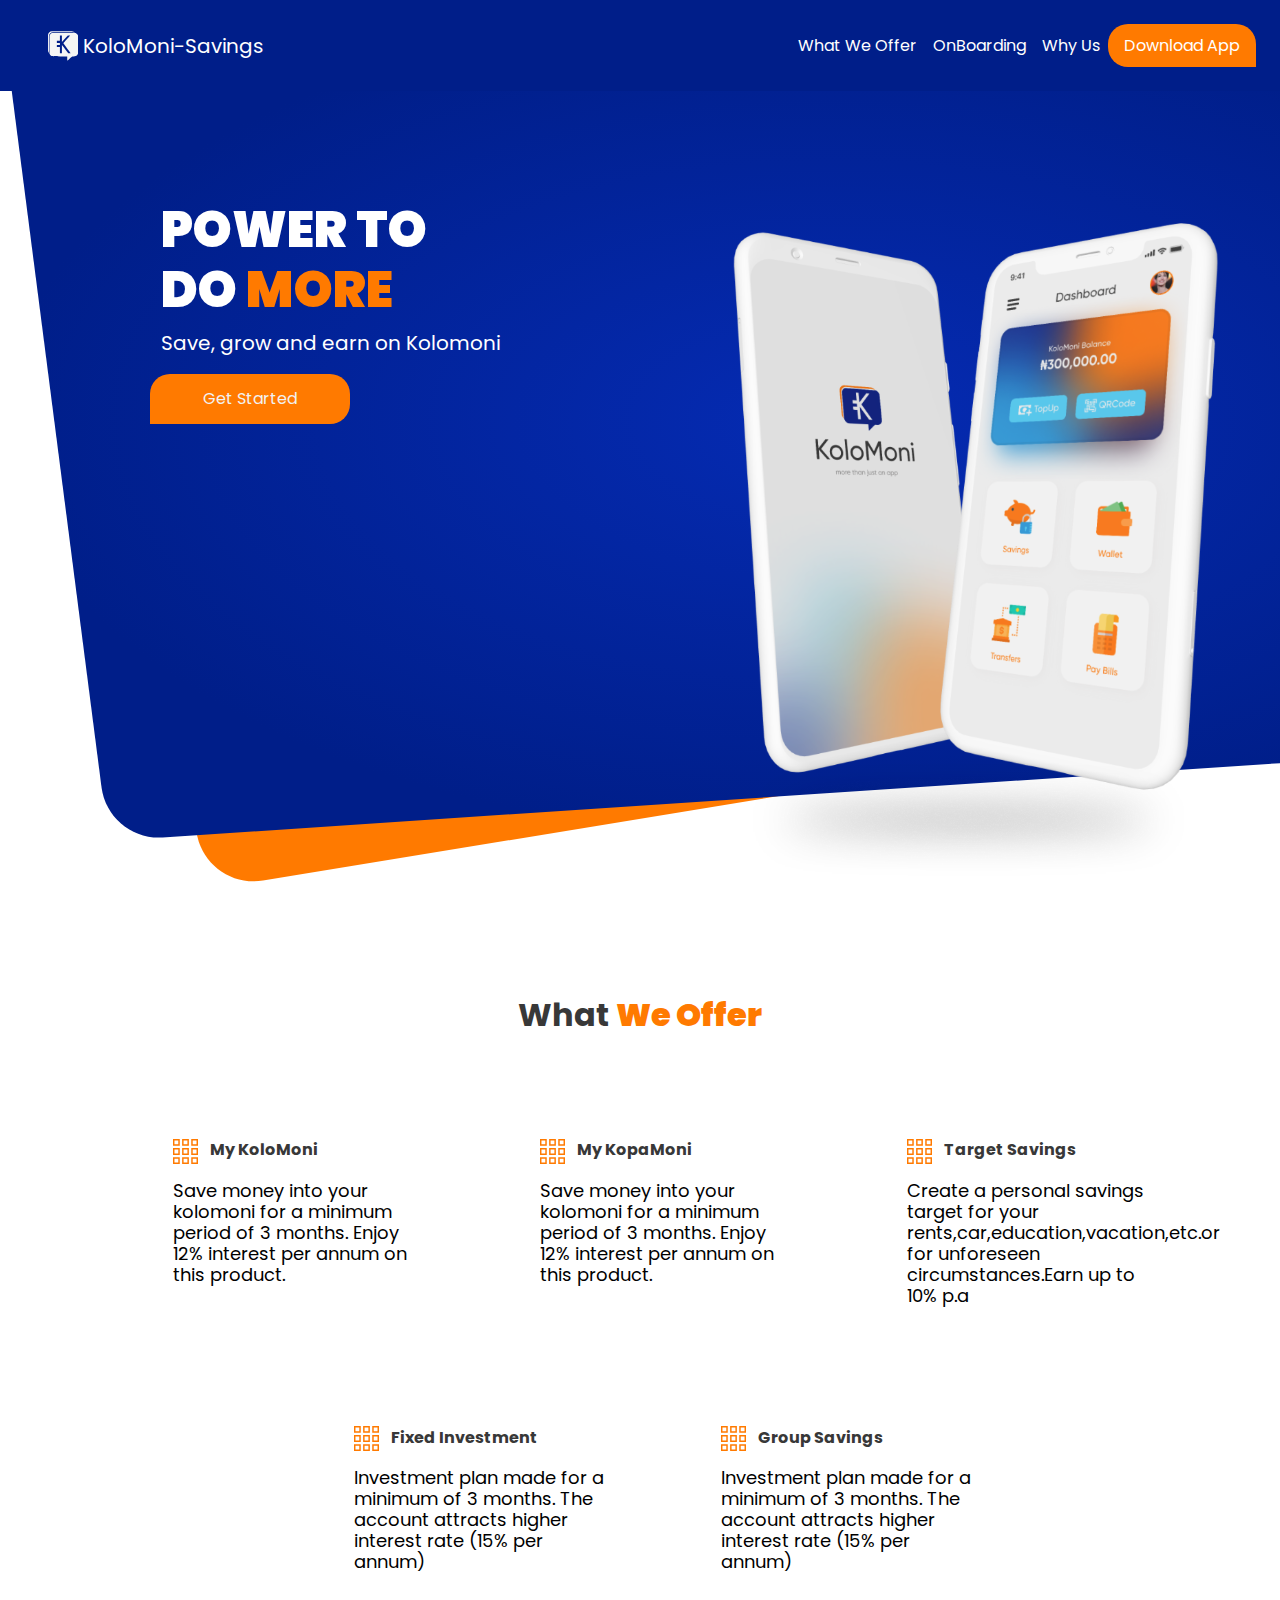
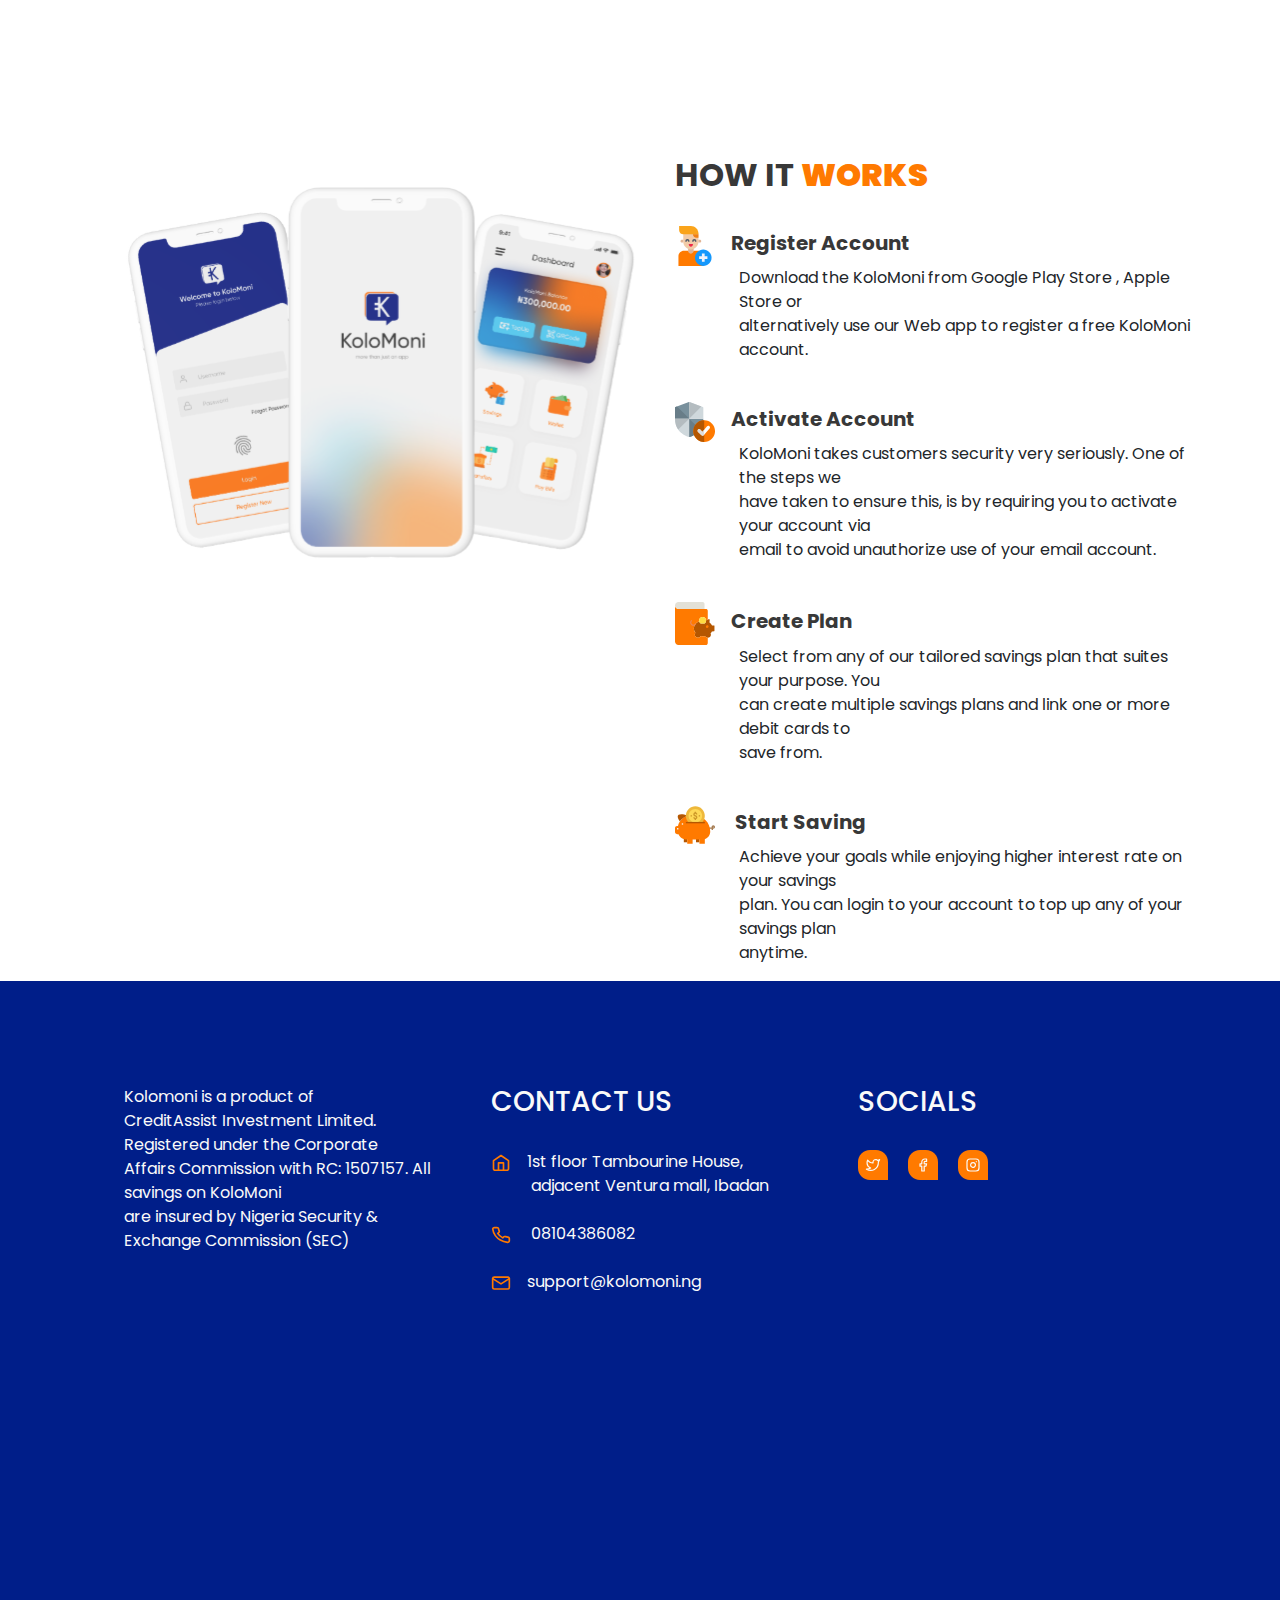
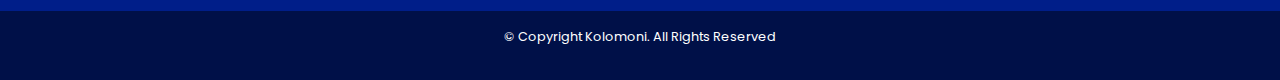
<file: kolomonisavings/kolomonisavings.html>
<!DOCTYPE html>
<html lang="en">

<head>
    <meta charset="UTF-8">
    <meta name="viewport" content="width=device-width, initial-scale=1.0">
    <link rel="stylesheet" href="https://stackpath.bootstrapcdn.com/bootstrap/4.5.2/css/bootstrap.min.css">
    <link href="css/style.css" rel="stylesheet" type="text/css" />
    <title>KoloSavings</title>
</head>

<body>
    <!--nav-->
    <nav class="navbar navbar-expand-lg fixed-top p-4" id="navbars">
        <a class="navbar-brand " href="index.html">
            <img src="images/kolo_moni.svg" width="30" height="30" class="ml-4 d-inline-block align-top "
                alt="kolomoni logo" />
            KoloMoni-Savings
        </a>

        <button class="navbar-toggler" type="button" data-toggle="collapse" data-target="#navbarSupportedContent"
            aria-controls="navbarSupportedContent" aria-expanded="false" aria-label="Toggle navigation">
            <span class="navbar-toggler-icon"></span>
        </button>
        <div class="collapse navbar-collapse"></div>
        <div class="collapse navbar-collapse " id="navbarSupportedContent">
            <ul class="navbar-nav ml-auto">
                <li class="nav-item active">
                    <a class="nav-link" href="#whatweoffer">What We Offer </a>
                </li>
                <li class="nav-item">
                    <a class="nav-link" href="#onboarding">OnBoarding</a>
                </li>

                <li class="nav-item">
                    <a class="nav-link " href="#features">Why Us</a>
                </li>

            </ul>

            <button class="butns btn-block">Download App</button>

        </div>
    </nav>
    <div class="row">
        <div class="col">
            <div class="bcg">
                <div class="top-left ">
                    <h1 class="ml-5 pl-5">
                        POWER TO <br />DO <span class="brandcolor">MORE</span>
                    </h1>
                    <p class="ml-5 pl-5">Save, grow and earn on Kolomoni</p>
                    <button class="downloadbtn btn-block">Get Started</button>
                </div>
                <div class="top-right">
                    <img src="images/iphone.svg" class="img-fluid" alt="iphone" />
                </div>

            </div>
        </div>

    </div>
    <!--what we offer-->
    <section id="whatweoffer">
        <div class="row mt-5 pt-5 ">
            <div class="col-md-12 text-center">
                <h2>What <span class="brandcolor">We Offer</span></h2>
            </div>
        </div>
        <div class="container">

            <div class="row mt-4 ml-4 justify-content-center">
                <div class="col-12 col-md-3 col-lg-4 p-5">
                    <div class="kard mt-4" style="width:18rem;">
                        <div class="kard-body">
                            <img class="ml-3" src="images/grid.svg" width="25px" alt="grid" /> <span
                                class="kard-title ml-2">My
                                KoloMoni</span>
                            <p class="kard-text">Save money into your kolomoni for a minimum period of 3 months. Enjoy
                                12%
                                interest
                                per annum on this product. </p>

                        </div>
                    </div>
                </div>
                <div class="col-12 col-md-3 col-lg-4  p-5">
                    <div class="kard mt-4" style="width:18rem;">
                        <div class="kard-body">
                            <img class="ml-3" src="images/grid.svg" width="25px" alt="grid" /> <span
                                class="kard-title ml-2">My
                                KopaMoni</span>
                            <p class="kard-text">Save money into your kolomoni for a minimum period of 3 months. Enjoy
                                12%
                                interest
                                per annum on this product. </p>

                        </div>
                    </div>
                </div>
                <div class="col-12 col-md-3 col-lg-4 p-5">
                    <div class="kard mt-4" style="width:18rem;">
                        <div class="kard-body">
                            <img class="ml-3" src="images/grid.svg" width="25px" alt="grid" /> <span
                                class="kard-title ml-2">Target
                                Savings</span>
                            <p class="kard-text">Create a personal savings target for your
                                rents,car,education,vacation,etc.or for
                                unforeseen circumstances.Earn up to 10% p.a </p>

                        </div>

                    </div>
                </div>
                <div class=" flex align-items-center col 12 col-md-3 col-lg-4 p-4">
                    <div class="kard  mt-3" style="width:18rem;">
                        <div class="kard-body">
                            <img class="ml-3" src="images/grid.svg" width="25px" alt="grid" /> <span
                                class="kard-title ml-2">Fixed
                                Investment</span>
                            <p class="kard-text"> Investment plan made for a minimum of 3 months. The account attracts
                                higher
                                interest rate (15% per annum)</p>

                        </div>
                    </div>
                </div>
                <div class="col-12 col-md-3 mr-5 pr-5 p-4">
                    <div class="kard mt-3 detail" style="width:18rem;">
                        <div class="kard-body">
                            <img class="ml-3" src="images/grid.svg" width="25px" alt="grid" /> <span
                                class="kard-title ml-2 ">Group
                                Savings</span>
                            <p class="kard-text">Investment plan made for a minimum of 3 months. The account attracts
                                higher
                                interest rate (15% per annum)</p>

                        </div>
                    </div>

                </div>
            </div>


        </div>
    </section>
    <!--how it works-->
    <div class="container">
        <div class="row mt-4 ml-4" data-aos="fade-up">
            <div class="col-md-6 mt-5">
                <img class="move img-fluid appui bounce2" src="images/iphones.svg" alt="kolomoni app interface" />
            </div>
            <div class="col-md-6 mt-4">
                <h2 class="move">HOW IT <span class="brandcolor">WORKS</span></h2>
                <br />
                <img src="images/userheadshot.svg" width="40px" alt="user head shot" /> &nbsp; &nbsp;<span
                    id="howitworks">Register Account</span>
                <p class="ml-5 pl-3">Download the KoloMoni from Google Play Store , Apple Store or <br />
                    alternatively use our Web app to register a free KoloMoni account. </p>
                <br />
                <img src="images/antivirus.svg" width="40px" alt="user head shot" /> &nbsp; &nbsp;<span
                    id="howitworks">Activate
                    Account</span>
                <p class="ml-5 pl-3">KoloMoni takes customers security very seriously. One of the steps we <br />
                    have taken to ensure this, is by requiring you to activate your account via <br />
                    email to avoid unauthorize use of your email account. </p>
                <br />
                <img src="images/piggy.svg" width="40px" alt="user head shot" /> &nbsp; &nbsp;<span
                    id="howitworks">Create
                    Plan</span>
                <p class="ml-5 pl-3">Select from any of our tailored savings plan that suites your purpose. You<br />
                    can create multiple savings plans and link one or more debit cards to <br />
                    save from. </p>
                <br />
                <img src="images/piggybank.svg" width="40px" alt="user head shot" /> &nbsp;&nbsp; &nbsp;<span
                    id="howitworks">Start Saving</span>
                <p class="ml-5 pl-3">Achieve your goals while enjoying higher interest rate on your savings <br />
                    plan. You can login to your account to top up any of your savings plan <br />anytime. </p>
            </div>
        </div>
    </div>
    <!--footer-->
    <footer id="footer">
        <div class="container">
            <div class="row  ml-4 " data-aos="fade-up">
                <div class="col-md-4 move">
                    <p class="mt-4">
                        Kolomoni is a product of <br />
                        CreditAssist Investment Limited. <br />
                        Registered under the Corporate <br />
                        Affairs Commission with RC: 1507157.
                        All savings on KoloMoni <br />
                        are insured by Nigeria Security & <br />
                        Exchange Commission (SEC)
                    </p>
                </div>
                <div class="col-md-4 move" data-aos="fade-down">
                    <h3 class="mt-4">CONTACT US</h3>
                    <br />
                    <img src="images/home.svg" width="20px" />&nbsp; &nbsp;
                    <span class="text-justify">
                        1st floor Tambourine House,<br />
                        <span class="ml-4 pl-3">adjacent Ventura mall, Ibadan </span>
                    </span>

                    <br />
                    <br />
                    <img src="images/phone.svg" width="20px" /> &nbsp; &nbsp;
                    <span>
                        08104386082

                    </span>
                    <br />
                    <br />
                    <img src="images/mail.svg" width="20px" />&nbsp; &nbsp;
                    <span>
                        support@kolomoni.ng

                    </span>
                </div>
                <div class="col-md-4 move" data-aos="fade-down">
                    <h3 class="mt-4">SOCIALS</h3>
                    <br />
                    <a href=""><img src="images/twitter.svg" width="30px"class="img-fluid" alt="twitter icon" />
                    </a>
                    &nbsp;
                    &nbsp;
                    <a href=""><img src="images/facebook.svg" width="30px"class="img-fluid" alt="facebook icon" /></a>
                    &nbsp;
                    &nbsp;
                    <a href=""><img src="images/instagram.svg" width="30px"class="img-fluid" alt="instagram icon" /></a>
                    &nbsp;
                    &nbsp;
                </div>
            </div>
        </div>


    </footer>
    <div class="footer">
        <small class="d-flex justify-content-center p-3">© Copyright Kolomoni. All Rights Reserved </small>
    </div>



    <script src="https://code.jquery.com/jquery-3.5.1.slim.min.js"
        integrity="sha384-DfXdz2htPH0lsSSs5nCTpuj/zy4C+OGpamoFVy38MVBnE+IbbVYUew+OrCXaRkfj"
        crossorigin="anonymous"></script>
    <script src="https://cdn.jsdelivr.net/npm/bootstrap@4.5.3/dist/js/bootstrap.bundle.min.js"
        integrity="sha384-ho+j7jyWK8fNQe+A12Hb8AhRq26LrZ/JpcUGGOn+Y7RsweNrtN/tE3MoK7ZeZDyx"
        crossorigin="anonymous"></script>
</body>

</html>
</file>
<file: css/style.css>
@import url("https://fonts.googleapis.com/css2?family=Ubuntu:wght@300;400;700&display=swap");
* {
  -webkit-box-sizing: border-box;
          box-sizing: border-box;
  padding: 0;
  margin: 0;
}

html {
  scroll-behavior: smooth;
  scroll-padding: 10vh;
  overflow-x: hidden;
}

body {
  font-family: "Ubuntu", sans-serif;
  background-color: #fafaf9;
  position: relative;
  overflow-x: hidden;
  height: 100%;
}

a:hover {
  color: #ff7a00;
}

.navbar-toggler-icon {
  background-image: url("data:image/svg+xml;charset=utf8,%3Csvg viewBox='0 0 32 32' xmlns='http://www.w3.org/2000/svg'%3E%3Cpath stroke='rgba(255,255,255)' stroke-width='2' stroke-linecap='round' stroke-miterlimit='10' d='M4 8h24M4 16h24M4 24h24'/%3E%3C/svg%3E");
}

nav {
  background: transparent;
  height: 80px;
  width: 100%;
}

.hidden {
  visibility: hidden;
}

nav.scrolled {
  background: #001e89;
  width: 100%;
  height: 80px;
}

nav.scrolled a {
  color: #ffffff;
}

nav.scrolled a.active {
  color: #ff7a00 !important;
}

nav.scrolled .hidden {
  visibility: visible;
}

nav.scrolled .show {
  visibility: hidden;
}

.navbar-brand:hover {
  color: #4f4f4f;
}

.navbar-brand,
.nav-link {
  color: #4f4f4f;
}

.butns {
  background: #ff7a00;
  width: 9.25rem;
  height: 2.7rem;
  border-radius: 20px 20px 0px 20px;
  border: none;
  padding: 0.625rem;
  color: #ffffff;
}

.header, .headers {
  display: -webkit-box;
  display: -ms-flexbox;
  display: flex;
  -webkit-box-flex: 1;
      -ms-flex: 1;
          flex: 1;
  -webkit-box-orient: horizontal;
  -webkit-box-direction: normal;
      -ms-flex-direction: row;
          flex-direction: row;
  -webkit-box-pack: justify;
      -ms-flex-pack: justify;
          justify-content: space-between;
}

.header h2, .headers h2 {
  font-size: 4.5rem;
  line-height: 5.25rem;
  font-weight: bolder;
  color: #333333;
}

.header p, .headers p {
  font-size: 0.9375rem;
  line-height: 1.4375rem;
}

.brandcolor {
  color: #ff7a00;
  font-weight: bolder;
}

.move {
  margin-top: 10rem;
}

.mouse {
  position: absolute;
  top: 16%;
  left: 50%;
  -webkit-transform: translate(-50%, -50%);
          transform: translate(-50%, -50%);
}

.btns {
  border: 3px solid #ff7a00;
  padding: 0.2rem 2.0rem;
  border-radius: 20px 20px 20px 0px;
  color: #ffffff;
  background: #ff7a00;
  text-align: center;
  font-size: 15px;
}

.btns:hover {
  color: #ffffff;
  text-decoration: none;
}

.navbtn {
  border: 3px solid #ff7a00;
  width: 7.25rem;
  height: 2.1875rem;
  border-radius: 20px 20px 20px 0px;
}

.outlines:hover {
  color: #ffffff;
  text-decoration: none;
}

.headers {
  -webkit-box-pack: justify;
      -ms-flex-pack: justify;
          justify-content: space-between;
  background: #001e89;
  min-height: 80vh;
  position: relative;
}

.headers h2,
.headers p {
  color: #ffffff;
}

.headers h2,
.header h3,
.headers h3 {
  font-size: 50px;
}

.image {
  position: absolute;
  right: 70px;
  bottom: 0;
}

.bcg {
  background: -webkit-gradient(linear, left top, left bottom, from(#eef0f4), to(#e3e5e9));
  background: linear-gradient(180deg, #eef0f4 0%, #e3e5e9 100%);
}

.playstore {
  width: 9.375rem;
  border-radius: 30px;
  height: 3.125rem;
}

#whyus {
  background: #1084cb;
  min-height: 80vh;
  color: #f2f2f2;
  font-size: 1.25rem;
}

.svg {
  color: black;
}

.learnmore {
  color: #ff7a00;
}

.learnmore:hover {
  text-decoration: none;
}

.letter {
  display: -webkit-box;
  display: -ms-flexbox;
  display: flex;
  -webkit-box-orient: horizontal;
  -webkit-box-direction: normal;
      -ms-flex-direction: row;
          flex-direction: row;
  -webkit-box-pack: center;
      -ms-flex-pack: center;
          justify-content: center;
  -webkit-box-align: center;
      -ms-flex-align: center;
          align-items: center;
  position: relative;
}

input {
  background: #f2f2f2;
  border-radius: 40px;
  width: 400px;
  height: 40px;
}

.subscribe {
  position: absolute;
  right: 350px;
  background: #ff7a00;
  color: #ffffff;
  border-radius: 40px;
  width: 150px;
  outline: none;
  border: none;
  height: 40px;
}

::-webkit-input-placeholder {
  padding: 10px;
}

:-ms-input-placeholder {
  padding: 10px;
}

::-ms-input-placeholder {
  padding: 10px;
}

::placeholder {
  padding: 10px;
}

footer {
  background-color: #001e89;
  color: #fafaf9;
  height: 55vh;
  width: 100vw;
  font-size: 15px;
}

footer span {
  text-align: justify;
}

.footer {
  background: #001048;
  height: 4.357rem;
  color: #ffffff;
  width: 100vw;
}

.faq {
  background: #fff9f3;
}

.bcg {
  background-image: url("../images/black-map.svg");
  background-size: contain;
  height: 80vh;
  background-repeat: no-repeat;
  display: -webkit-box;
  display: -ms-flexbox;
  display: flex;
  -webkit-box-pack: center;
      -ms-flex-pack: center;
          justify-content: center;
  -webkit-box-align: center;
      -ms-flex-align: center;
          align-items: center;
}

.faq {
  background: #001e89;
}

.faq h1 {
  color: #ffffff;
  font-size: 3.125rem;
}

.navbaars .navbar-brand {
  color: #ffffff;
  text-decoration: none;
}

.navbaars {
  background: #001e89;
}

.faqs {
  display: -webkit-box;
  display: -ms-flexbox;
  display: flex;
  -webkit-box-orient: vertical;
  -webkit-box-direction: normal;
      -ms-flex-direction: column;
          flex-direction: column;
  background: #fff9f3;
  -webkit-box-pack: justify;
      -ms-flex-pack: justify;
          justify-content: space-between;
  margin: 20px;
  width: 100%;
  padding: 20px;
}

.faqs h1 {
  font-size: 20px;
}

.faqs ul {
  list-style-position: inside;
  margin-left: 5px;
}

@media only screen and (max-width: 500px) {
  html {
    font-size: 50%;
  }
  .headers, .header, .headers {
    -ms-flex-wrap: wrap-reverse;
        flex-wrap: wrap-reverse;
    margin-left: 20px;
  }
  .header h2, .headers h2 {
    font-size: 1.35rem;
  }
  .image {
    width: 300px;
  }
  footer {
    height: auto;
  }
  nav.scrolled {
    height: auto;
  }
  #whyus {
    width: 100vw !important;
  }
  .outlines {
    width: 200px;
    height: 40px;
  }
  .mouse {
    position: absolute;
    top: 10%;
    left: 50%;
    -webkit-transform: translate(-50%, -50%);
            transform: translate(-50%, -50%);
  }
}

@media only screen and (max-width: 768px) {
  html {
    font-size: 60%;
  }
  .images {
    width: 300px;
  }
  .headers, .header, .headers {
    -ms-flex-wrap: wrap-reverse;
        flex-wrap: wrap-reverse;
    margin-left: 20px;
  }
  #whyus {
    font-size: 0.9375rem;
  }
  .mouse {
    top: 13%;
  }
}
/*# sourceMappingURL=style.css.map */
</file>
<file: kolomoniagencybanking/css/style.css>
@import url("https://fonts.googleapis.com/css2?family=Poppins:wght@300;400;700&display=swap");
* {
  -webkit-box-sizing: border-box;
          box-sizing: border-box;
  padding: 0;
  margin: 0;
}

html {
  scroll-behavior: smooth;
}

body {
  width: 100%;
  height: 100vh;
  position: relative;
  font-family: "Poppins", sans-serif;
  overflow-x: hidden !important;
}

a.active {
  color: #ff7a00 !important;
}

nav {
  background-color: #001e89;
}

.navbar-toggler-icon {
  background-image: url("data:image/svg+xml;charset=utf8,%3Csvg viewBox='0 0 32 32' xmlns='http://www.w3.org/2000/svg'%3E%3Cpath stroke='rgba(255,255,255)' stroke-width='2' stroke-linecap='round' stroke-miterlimit='10' d='M4 8h24M4 16h24M4 24h24'/%3E%3C/svg%3E");
}

.bcg {
  background-image: url("../images/header.svg");
  background-position: fixed;
  height: 100vh;
  background-repeat: no-repeat;
  background-size: cover;
  width: 100vw;
}

.nav-link,
.navbar-brand,
.btns {
  color: #ffffff;
}

.navbar-brand:hover {
  color: #ffffff;
}

.nav-link:hover {
  color: #ff7a00;
}

.butns {
  background: #ff7a00;
  width: 9.25rem;
  height: 2.7rem;
  border-radius: 20px 20px 0px 20px;
  border: none;
  padding: 0.625rem;
  margin-left: 12.5rem;
  color: #ffffff;
}

.details, .features, .rows {
  display: -webkit-box;
  display: -ms-flexbox;
  display: flex;
  -webkit-box-orient: horizontal;
  -webkit-box-direction: normal;
      -ms-flex-direction: row;
          flex-direction: row;
  -webkit-box-pack: justify;
      -ms-flex-pack: justify;
          justify-content: space-between;
  color: #ffffff;
}

.details h1, .features h1, .rows h1 {
  font-size: 2.5rem;
}

.features {
  -webkit-box-flex: 1;
      -ms-flex: 1;
          flex: 1;
  -webkit-box-pack: space-evenly;
      -ms-flex-pack: space-evenly;
          justify-content: space-evenly;
  color: #383838;
}

.btn, .downloadbtn {
  width: 12.5rem;
  height: 3.125rem;
  border: 5px solid #ff7a00;
  border-radius: 20px 20px 20px 0px;
  color: #ff7a00;
  padding: 5px 5px;
}

.downloadbtn {
  background: #ff7a00;
  display: inline;
  border: none;
  color: #f2f2f2;
}

.brandcolor {
  color: #ff7a00;
  font-weight: bolder;
}

.mouse {
  position: absolute;
  translate: -50%, -50%;
  bottom: 0;
  left: 50%;
}

.box {
  background: #f2f2f2;
  border-radius: 40px 40px 40px 0px;
  width: 25rem;
  height: 9.375rem;
}

.detail {
  display: -webkit-box;
  display: -ms-flexbox;
  display: flex;
  -webkit-box-flex: 1;
      -ms-flex: 1;
          flex: 1;
  -webkit-box-orient: vertical;
  -webkit-box-direction: normal;
      -ms-flex-direction: column;
          flex-direction: column;
  -webkit-box-pack: space-evenly;
      -ms-flex-pack: space-evenly;
          justify-content: space-evenly;
}

.detail p {
  font-size: 15px;
  color: #000000;
}

.title {
  font-weight: 900;
  font-size: 1.25rem;
  line-height: 2.8125rem;
}

.rows {
  -webkit-box-flex: 1;
      -ms-flex: 1;
          flex: 1;
  color: red;
}

footer {
  background-color: #001e89;
  color: #fafaf9;
  height: 60vh;
}

.footer {
  background: #001048;
  color: #ffffff;
}

.move {
  margin-top: 5rem;
}

.font-weight-bolder {
  font-size: 1.25rem;
}

li {
  padding: 0.9375rem;
}

@media only screen and (max-width: 500px) {
  html {
    font-size: 50%;
  }
  body {
    padding: 0;
    margin: 0;
  }
  .details h1, .features h1, .rows h1 {
    font-size: 1.875rem;
    line-height: 3.125rem;
  }
  .details p, .features p, .rows p {
    font-size: 0.625rem;
  }
  .title,
  .box p {
    font-size: 0.625rem;
  }
  h3,
  h2 {
    font-size: 1.5628rem;
  }
  .foot h3 {
    font-size: 0.9375rem;
  }
  .mouse {
    bottom: 10%;
  }
  .btns,
  .downloadbtn,
  .buttons button {
    width: 9.25rem;
    height: 2.8125rem;
  }
  .butns {
    width: 7.25rem;
    height: 3.975rem;
    margin-left: 0.3125rem;
  }
  .box {
    width: 20.75rem;
    height: 100px;
    padding: 0.625rem;
    -webkit-box-sizing: border-box;
            box-sizing: border-box;
  }
  .foot,
  footer {
    height: auto;
  }
  .images {
    width: 250px;
  }
  .image {
    width: 150px;
    margin-right: 150px;
  }
  .imagez {
    width: 30px;
  }
  .btns {
    margin-left: 0px;
    width: 5rem;
    height: 2.5rem;
  }
  .features {
    -ms-flex-wrap: wrap;
        flex-wrap: wrap;
  }
  .detail {
    -webkit-box-pack: center;
        -ms-flex-pack: center;
            justify-content: center;
    -webkit-box-align: center;
        -ms-flex-align: center;
            align-items: center;
    margin-top: 15px;
  }
}

@media only screen and (max-width: 768px) {
  .features, .detail {
    -webkit-box-orient: horizontal;
    -webkit-box-direction: normal;
        -ms-flex-direction: row;
            flex-direction: row;
    -webkit-box-pack: center;
        -ms-flex-pack: center;
            justify-content: center;
    -webkit-box-align: center;
        -ms-flex-align: center;
            align-items: center;
    margin-top: 15px;
    -ms-flex-wrap: wrap;
        flex-wrap: wrap;
  }
}
/*# sourceMappingURL=style.css.map */
</file>
<file: kolomoniinvestment/css/style.css>
@import url("https://fonts.googleapis.com/css2?family=Poppins:wght@300;400;700&display=swap");
* {
  -webkit-box-sizing: border-box;
          box-sizing: border-box;
  padding: 0;
}

html {
  scroll-behavior: smooth;
}

body {
  width: 100%;
  height: 100vh;
  position: relative;
  overflow-x: hidden;
  font-family: "Poppins", sans-serif;
}

a.active {
  color: #ff7a00 !important;
}

nav {
  background-color: #001e89;
  position: relative;
}

.navbar-toggler-icon {
  background-image: url("data:image/svg+xml;charset=utf8,%3Csvg viewBox='0 0 32 32' xmlns='http://www.w3.org/2000/svg'%3E%3Cpath stroke='rgba(255,255,255)' stroke-width='2' stroke-linecap='round' stroke-miterlimit='10' d='M4 8h24M4 16h24M4 24h24'/%3E%3C/svg%3E");
}

.nav-link,
.navbar-brand,
.btns {
  color: #f5f5f5;
}

.btn:hover, .downloadbtn:hover {
  color: #f5f5f5;
}

.nav-link:hover {
  color: #ff7a00;
}

.navbar-brand:hover {
  color: #f5f5f5;
}

.navbar-brand {
  margin-left: 50px;
}

.btns {
  background: #ff7a00;
  width: 6.25rem;
  height: 2.5rem;
  border-radius: 20px 20px 0px 20px;
  border: none;
  padding: 0.625rem;
  margin-left: 12.5rem;
}

a:hover {
  text-decoration: none;
  color: #ff7a00;
}

.bcg {
  background-image: -webkit-gradient(linear, left bottom, left top, from(rgba(0, 30, 137, 0.91)), to(rgba(0, 30, 137, 0.91))), url("../images/background image.png");
  background-image: linear-gradient(0deg, rgba(0, 30, 137, 0.91), rgba(0, 30, 137, 0.91)), url("../images/background image.png");
  background-size: cover;
  background-repeat: no-repeat;
  background-position: center;
  height: 31.25rem;
  width: 100%;
  border-radius: 0px 0px 90px 0px;
  position: relative;
}

.details {
  position: absolute;
  -webkit-transform: translate(-50%, -50%);
          transform: translate(-50%, -50%);
  top: 40%;
  left: 50%;
  color: #f2f2f2;
}

.details h1 {
  text-transform: uppercase;
  font-size: 4.375rem;
  line-height: 91px;
  font-weight: 700;
}

.details p {
  font-size: 1.5rem;
  line-height: 1.875rem;
}

.buttons {
  display: -webkit-box;
  display: -ms-flexbox;
  display: flex;
  -webkit-box-orient: horizontal;
  -webkit-box-direction: normal;
      -ms-flex-direction: row;
          flex-direction: row;
  -webkit-box-pack: center;
      -ms-flex-pack: center;
          justify-content: center;
}

.btn, .downloadbtn {
  width: 12.5rem;
  height: 3.125rem;
  border: 5px solid #ff7a00;
  border-radius: 20px 20px 20px 0px;
  color: #ff7a00;
  padding: 5px 5px;
}

.brandcolor {
  color: #ff7a00;
  font-weight: bolder;
}

.features {
  display: -webkit-box;
  display: -ms-flexbox;
  display: flex;
  -webkit-box-flex: 1;
      -ms-flex: 1;
          flex: 1;
  -webkit-box-orient: horizontal;
  -webkit-box-direction: normal;
      -ms-flex-direction: row;
          flex-direction: row;
  -webkit-box-pack: space-evenly;
      -ms-flex-pack: space-evenly;
          justify-content: space-evenly;
}

.features p {
  font-size: 0.9375rem;
  text-justify: align;
}

h2 {
  font-weight: bolder;
}

.downloadbtn {
  background: #ff7a00;
  display: inline;
  border: none;
  color: #f2f2f2;
}

.head, .block, .foot {
  background: #001e89;
  color: #f5f5f5;
  width: 100%;
  height: 3.125rem;
}

.table {
  width: 100%;
  border-collapse: separate;
  border-spacing: 0 5px;
}

tr {
  background: #ffead6;
  color: black;
  width: 100%;
  height: 3.125rem;
}

th {
  background: #001e89;
  color: white;
}

.table p {
  color: #E0E0E0;
}

.block {
  background: #ffead6;
  color: #383838;
}

.foot {
  height: 7.5rem;
}

.bold {
  color: #383838;
  font-weight: 900;
}

.texts {
  font-size: 0.9375rem;
}

.ellipse, .td {
  display: -webkit-box;
  display: -ms-flexbox;
  display: flex;
  -webkit-box-orient: horizontal;
  -webkit-box-direction: normal;
      -ms-flex-direction: row;
          flex-direction: row;
}

.td {
  -webkit-box-pack: space-evenly;
      -ms-flex-pack: space-evenly;
          justify-content: space-evenly;
}

footer {
  background-color: #001e89;
  color: #fafaf9;
  height: 60vh;
}

.footer {
  background: #001048;
  color: #f5f5f5;
}

.move {
  margin-top: 5rem;
}

.font-weight-bolder {
  font-size: 1.25rem;
}

@media only screen and (max-width: 500px) {
  html {
    font-size: 50%;
    margin: 0;
    padding: 0;
  }
  .details h1 {
    font-size: 1.875rem;
    line-height: 3.125rem;
  }
  .details p {
    font-size: 10px;
    line-height: 20px;
  }
  .details {
    top: 40%;
  }
  h3,
  h2 {
    font-size: 1.5628rem;
  }
  .foot h3 {
    font-size: 0.9375rem;
  }
  .btns,
  .downloadbtn,
  .buttons button {
    width: 9.25rem;
    height: 45px;
  }
  .foot,
  footer {
    height: auto;
  }
  .images {
    width: 250px;
  }
  .btns {
    margin-left: 0px;
    width: 5rem;
    height: 2.5rem;
  }
}

.navbar-toggler-icon {
  margin-right: 20px;
}

@media only screen and (max-width: 768px) {
  .foot {
    height: auto;
  }
}
/*# sourceMappingURL=style.css.map */
</file>
<file: kolomonisavings/css/style.css>
@import url("https://fonts.googleapis.com/css2?family=Poppins:wght@300;400;700&display=swap");
* {
  -webkit-box-sizing: border-box;
          box-sizing: border-box;
  padding: 0;
  margin: 0;
}

html {
  scroll-behavior: smooth;
  overflow-x: hidden;
}

body {
  width: 100%;
  height: 100vh;
  position: relative;
  font-family: "Poppins", sans-serif;
}

a.active {
  color: #ff7a00 !important;
}

nav {
  background-color: #001e89;
}

.nav-link,
.navbar-brand,
.btns {
  color: #ffffff;
}

.navbar-brand:hover {
  color: #ffffff;
}

.nav-link:hover {
  color: #ff7a00;
}

.bcg {
  background-image: url("../images/mainbackground.svg");
  height: 100vh;
  background-repeat: no-repeat;
  background-size: cover;
  width: 100vw;
}

.brandcolor {
  color: #ff7a00;
  font-weight: bolder;
}

.butns {
  background: #ff7a00;
  width: 9.25rem;
  height: 2.7rem;
  border-radius: 20px 20px 0px 20px;
  border: none;
  padding: 0.625rem;
  color: #ffffff;
}

.kard p {
  font-size: 1.125rem;
  line-height: 1.3125rem;
  padding: 1rem;
  color: #000000;
  text-overflow: ellipsis;
}

.kard-title, h2 {
  font-weight: bold;
  color: #383838;
}

h2 {
  color: #383838;
}

#howitworks {
  font-size: 1.25rem;
  font-weight: 700;
  color: #383838;
}

footer {
  background-color: #001e89;
  color: #fafaf9;
  height: 70vh;
}

footer span {
  text-align: justify;
}

.footer {
  background: #001048;
  height: 4.357rem;
  color: #ffffff;
}

.move {
  margin-top: 5rem;
}

.top-left {
  position: absolute;
  top: 200px;
  left: 80px;
}

.top-left h1 {
  color: #ffffff;
  font-size: 3.125rem;
  font-weight: 900;
}

.top-left p {
  color: #ffffff;
  font-size: 1.25rem;
}

.top-right {
  position: absolute;
  top: 200px;
  right: 66px;
}

.navbar-toggler-icon {
  background-image: url("data:image/svg+xml;charset=utf8,%3Csvg viewBox='0 0 32 32' xmlns='http://www.w3.org/2000/svg'%3E%3Cpath stroke='rgba(255,255,255, 0.5)' stroke-width='2' stroke-linecap='round' stroke-miterlimit='10' d='M4 8h24M4 16h24M4 24h24'/%3E%3C/svg%3E");
}

.btn, .downloadbtn {
  width: 12.5rem;
  height: 3.125rem;
  border: 5px solid #ff7a00;
  border-radius: 20px 20px 20px 0px;
  color: #ff7a00;
  padding: 5px 5px;
}

.downloadbtn {
  background: #ff7a00;
  display: inline;
  border: none;
  color: #f2f2f2;
  margin-left: 85px;
}

.kard p {
  font-size: 1.125rem;
  line-height: 1.3125rem;
  padding: 1rem;
}

@media only screen and (max-width: 500px) {
  html, .top-left p {
    font-size: 50%;
  }
  .top-left h1 {
    font-size: 1.25rem;
  }
  .top-left {
    top: 60px;
    left: 70px;
  }
  .top-right {
    left: 150px;
  }
  .downloadbtn {
    margin-right: 160px;
  }
  .detail {
    -ms-flex-wrap: wrap;
        flex-wrap: wrap;
    margin: 0 auto;
  }
  .kard {
    margin: 0 auto;
  }
  .detail {
    margin-left: 110px;
  }
  .downloadbtn {
    margin-right: 200px;
  }
  .butns {
    margin-left: 0;
  }
}

@media only screen and (max-width: 768px) {
  html {
    font-size: 70%;
  }
  .top-left {
    top: 100px;
  }
  .top-left h1 {
    font-size: 1.25rem;
  }
}
/*# sourceMappingURL=style.css.map */
</file>
